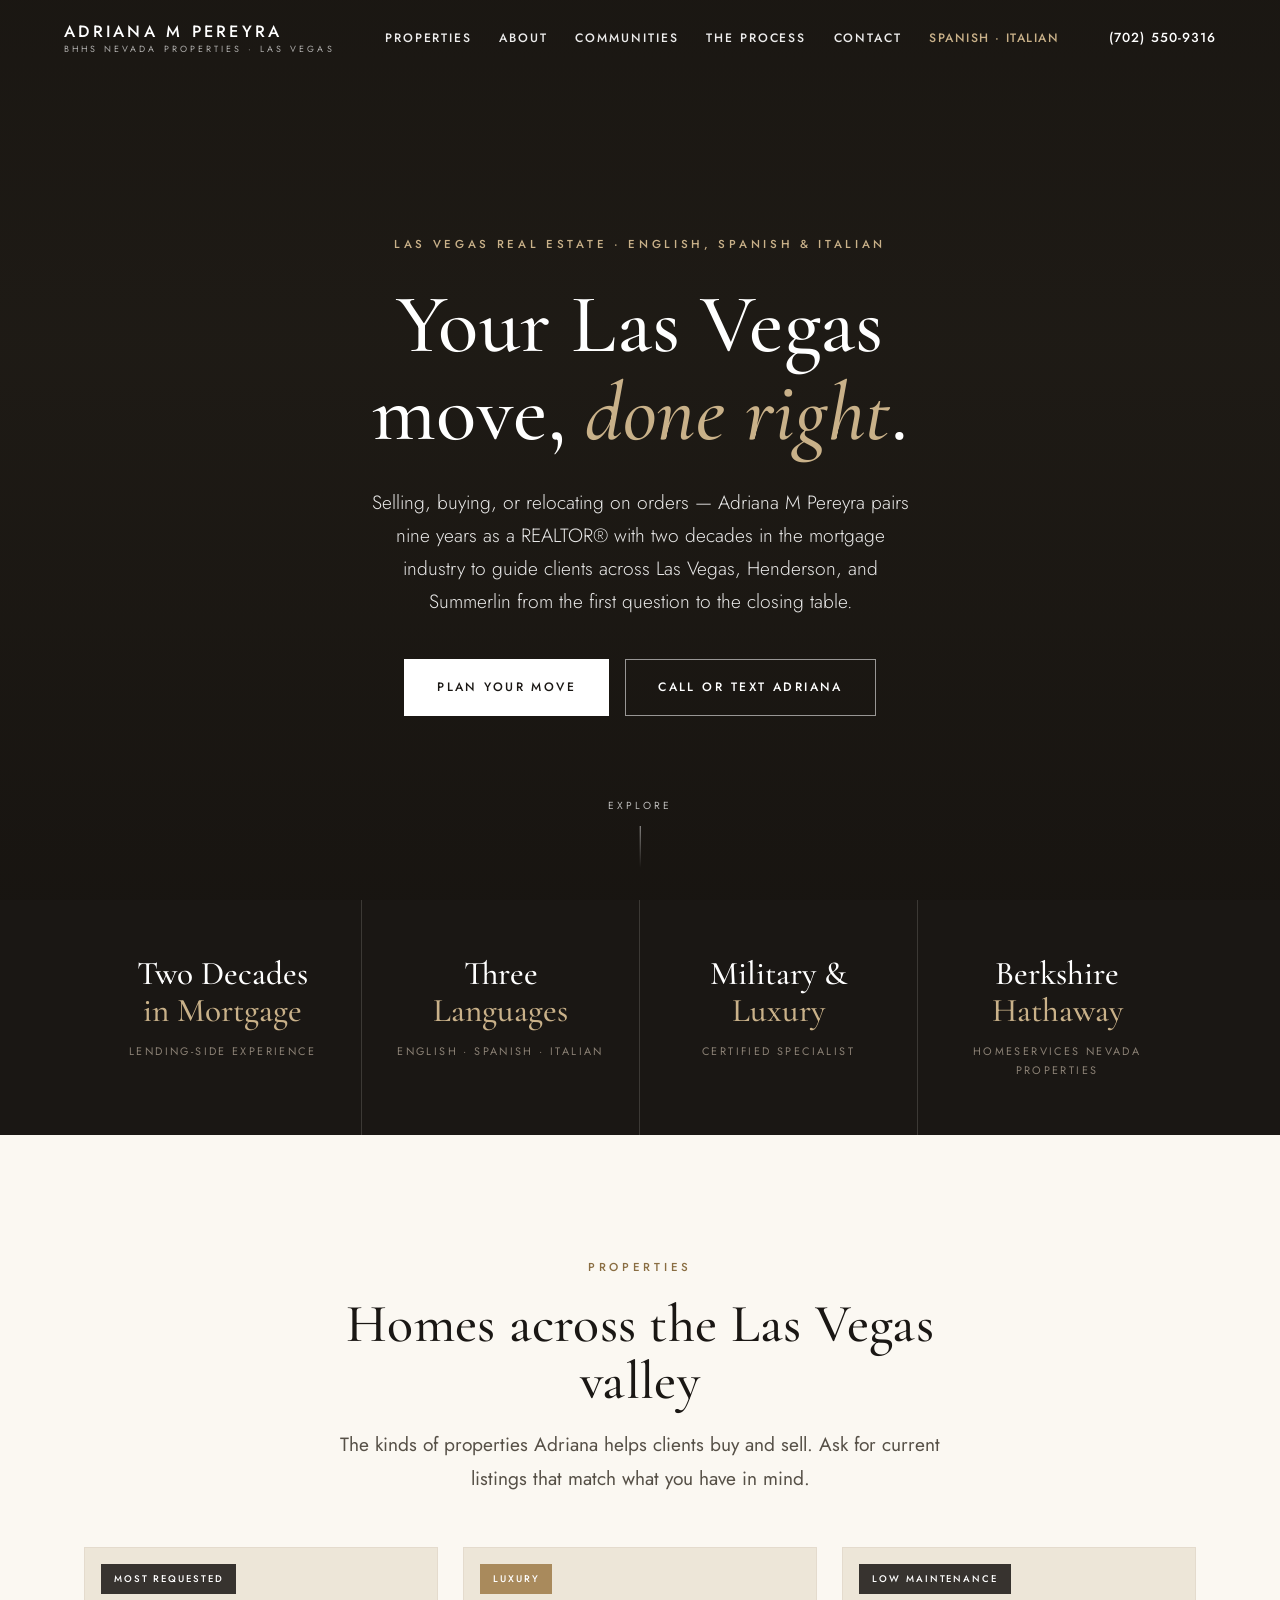
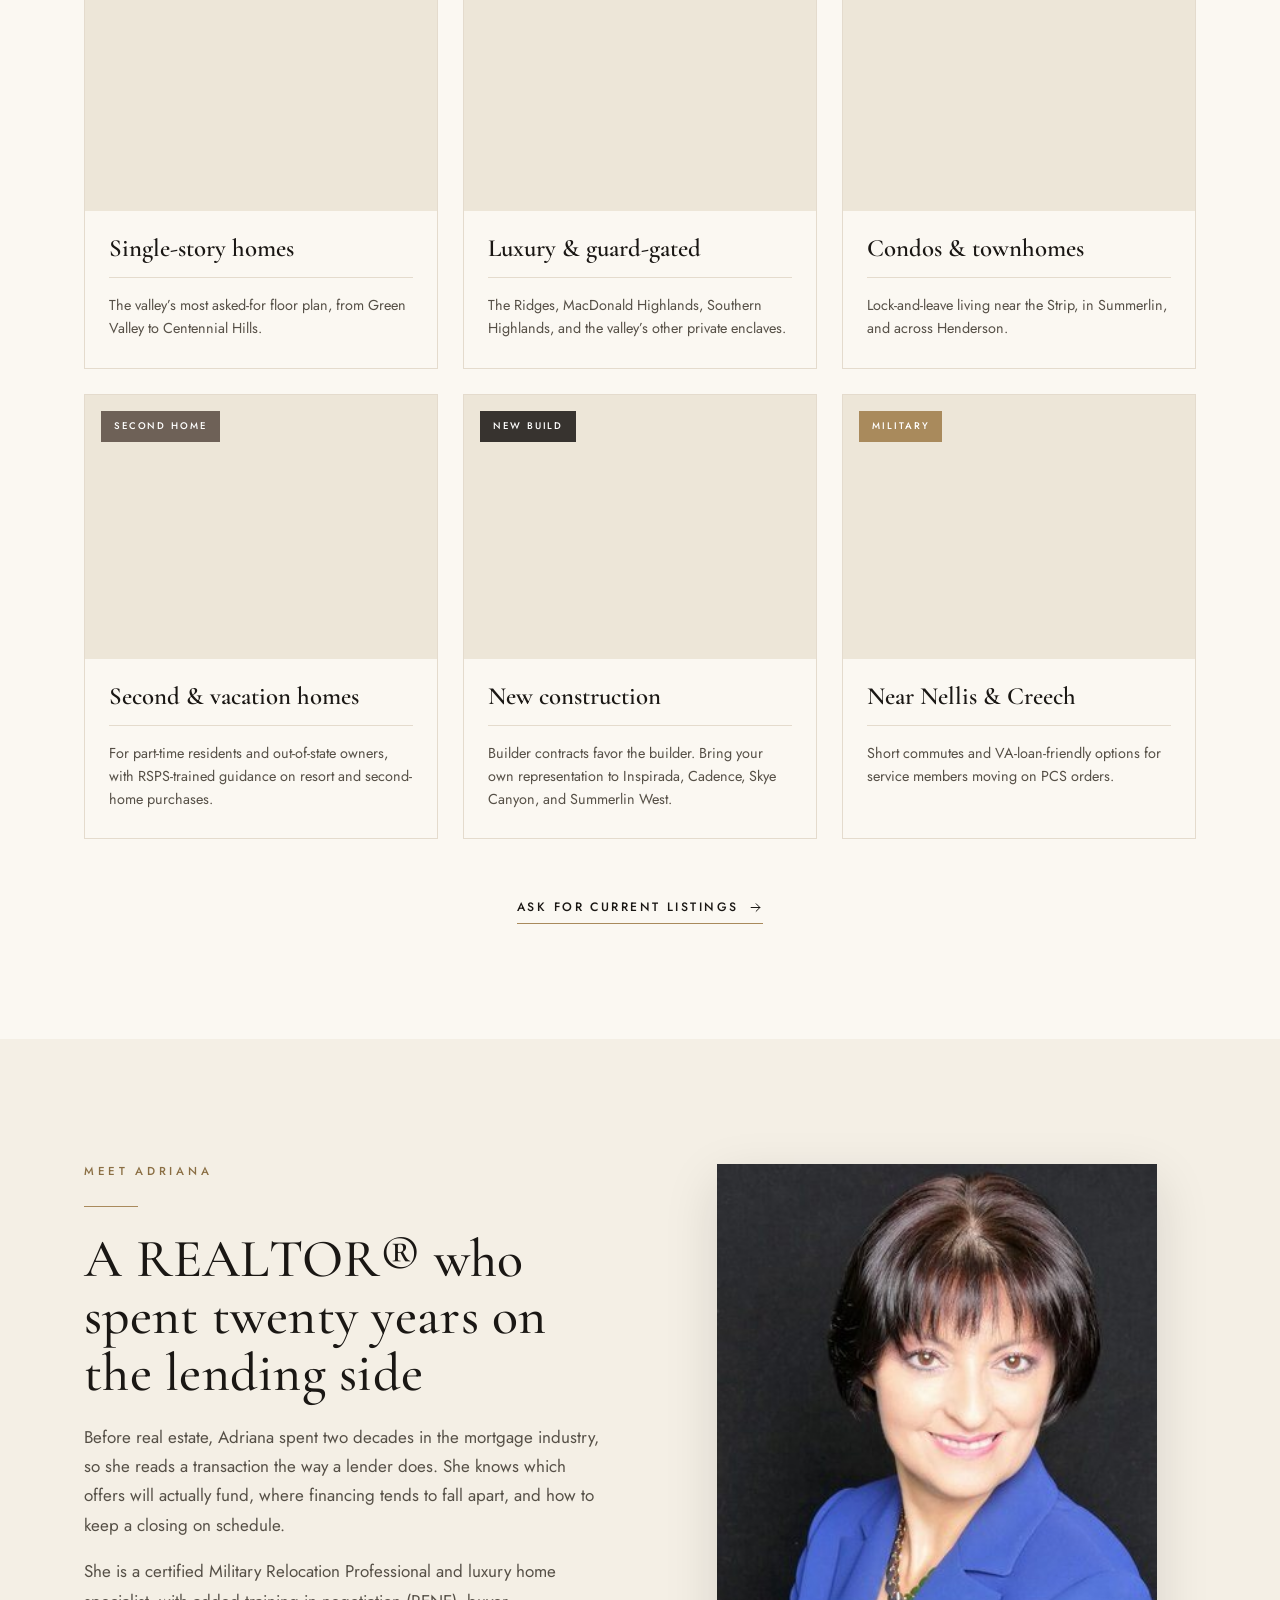
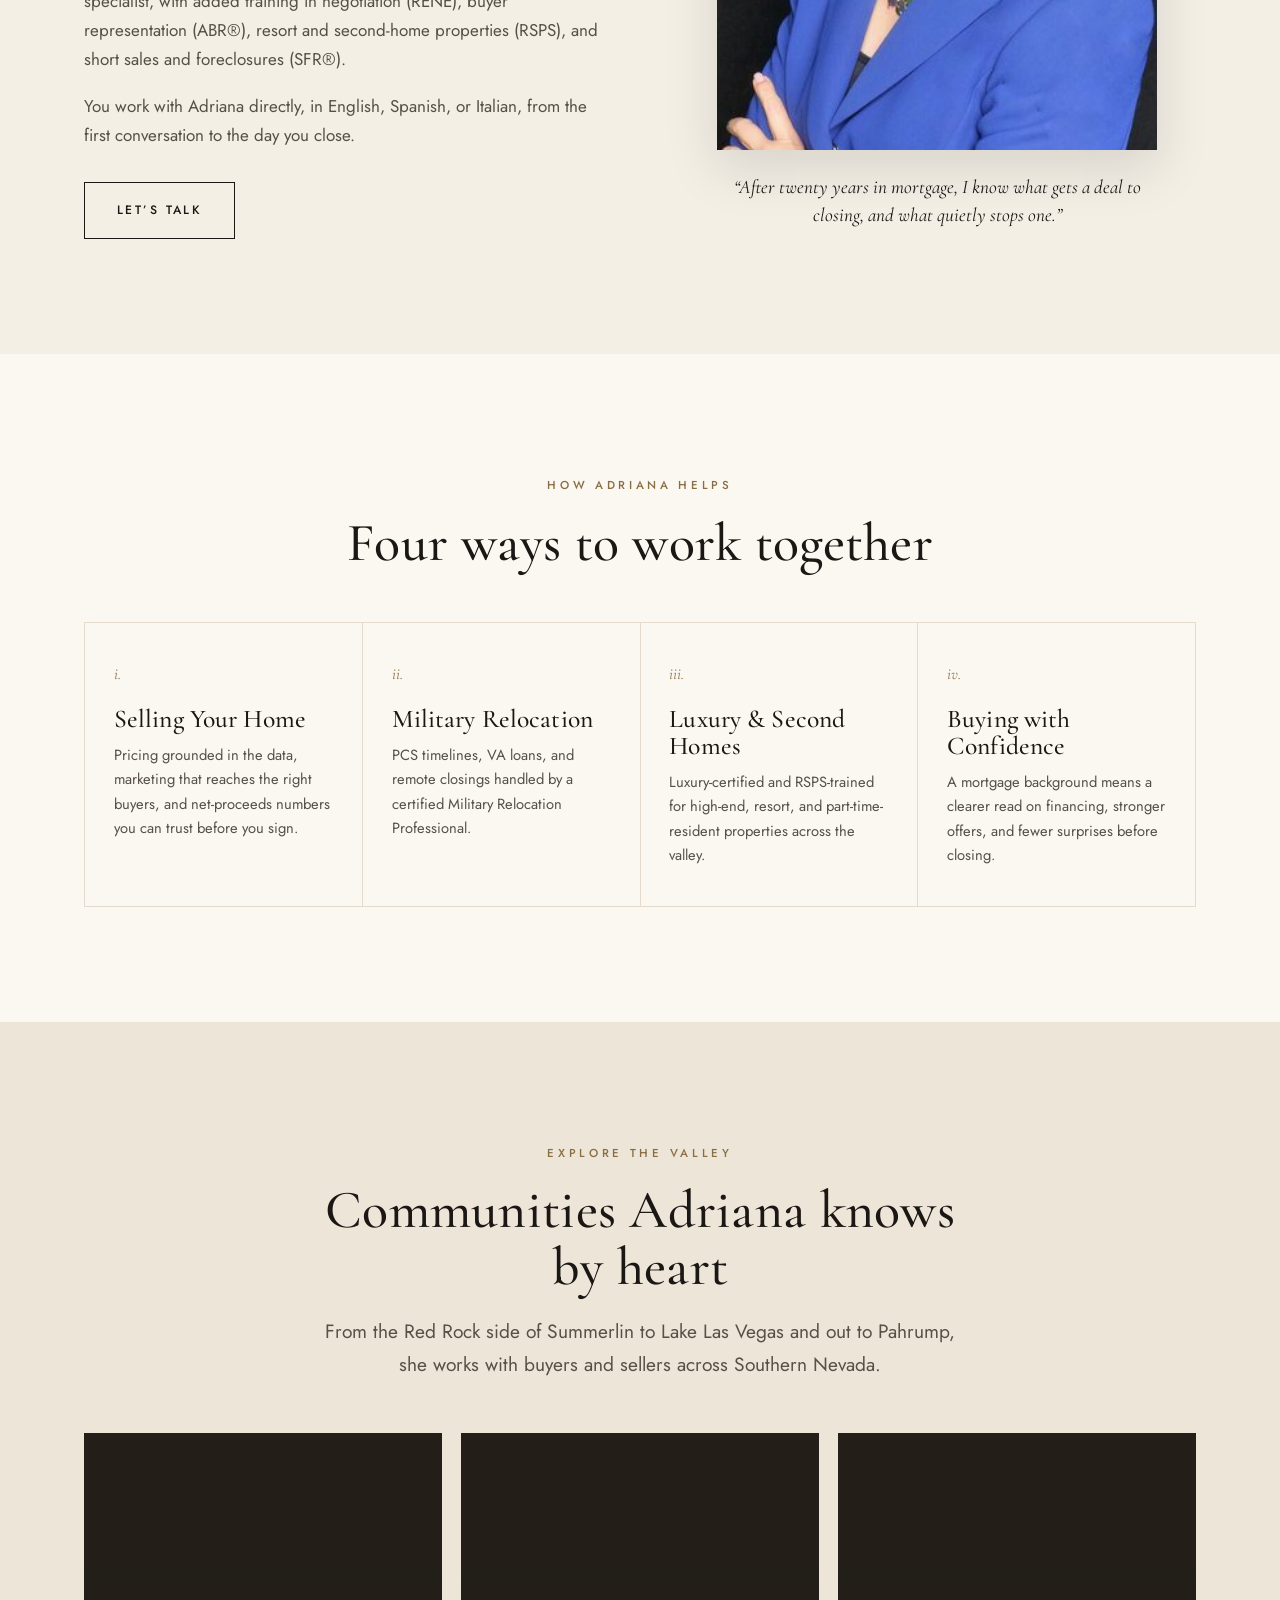
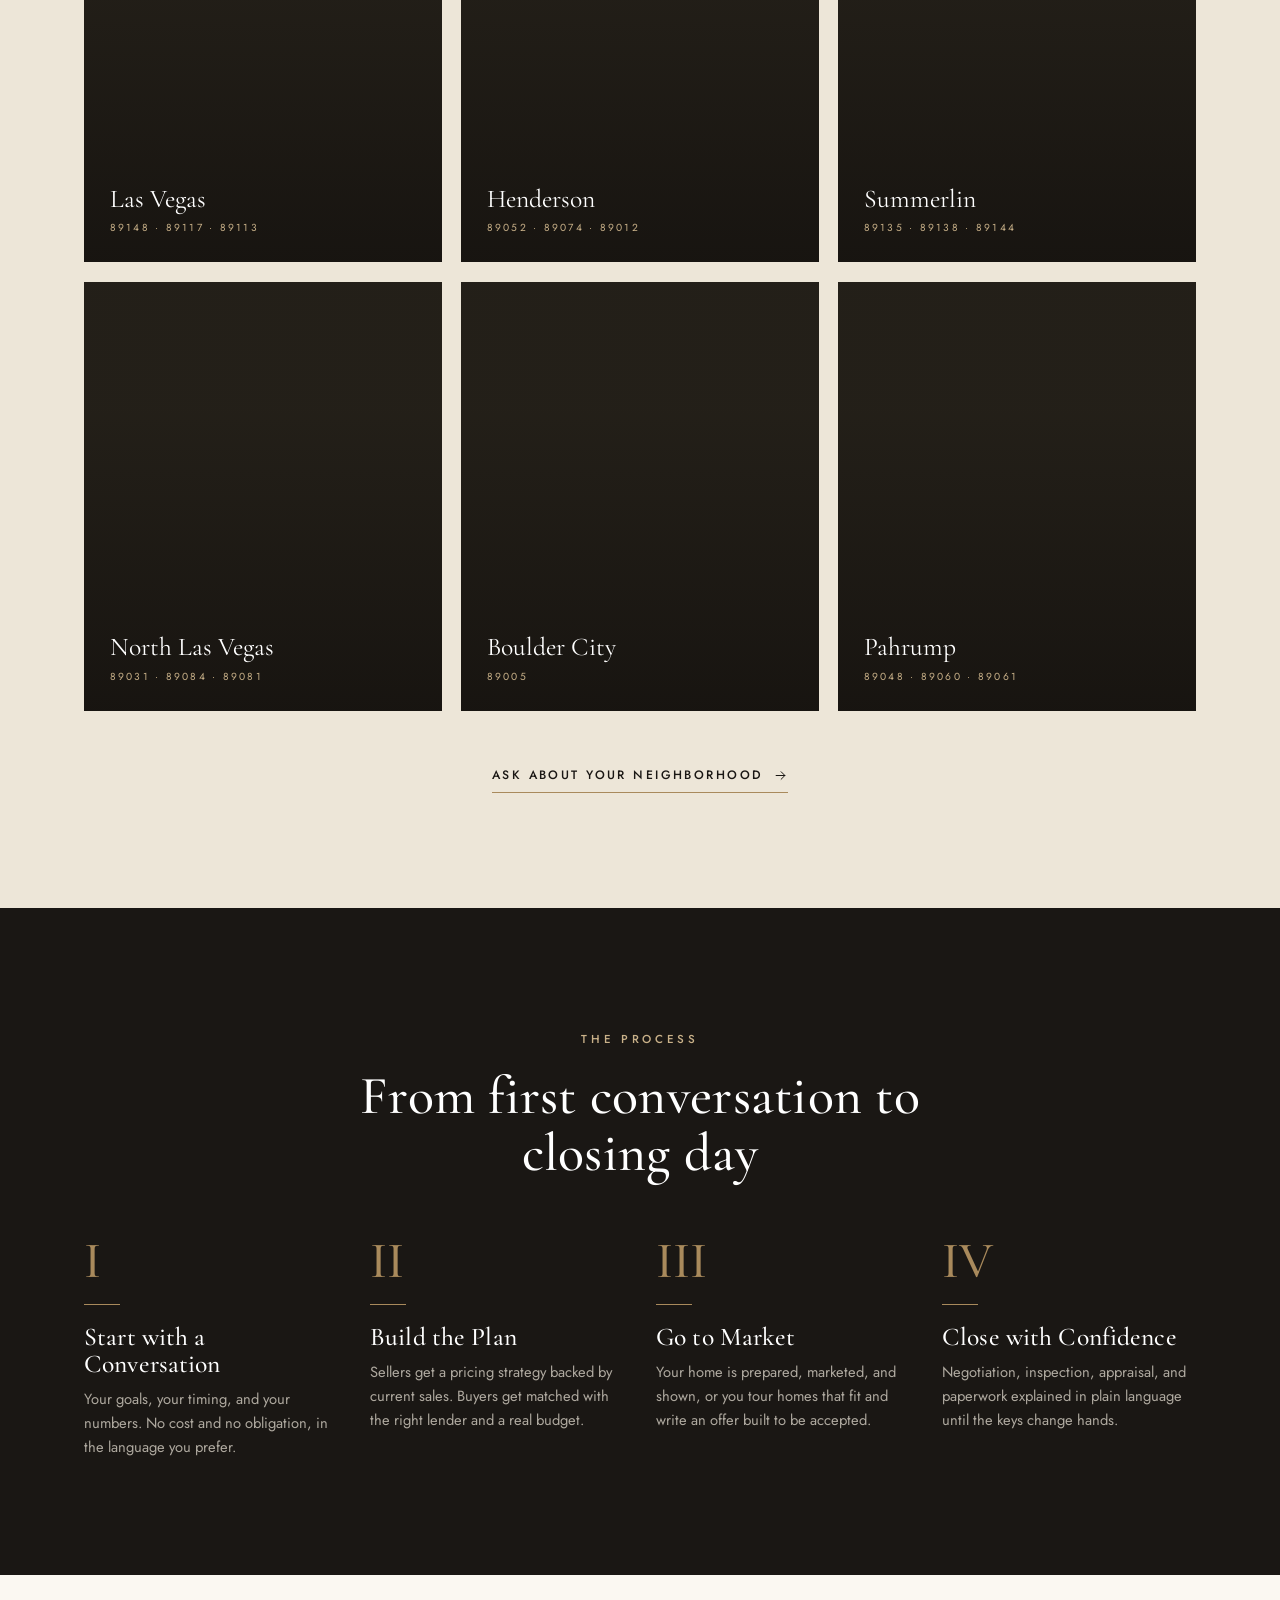
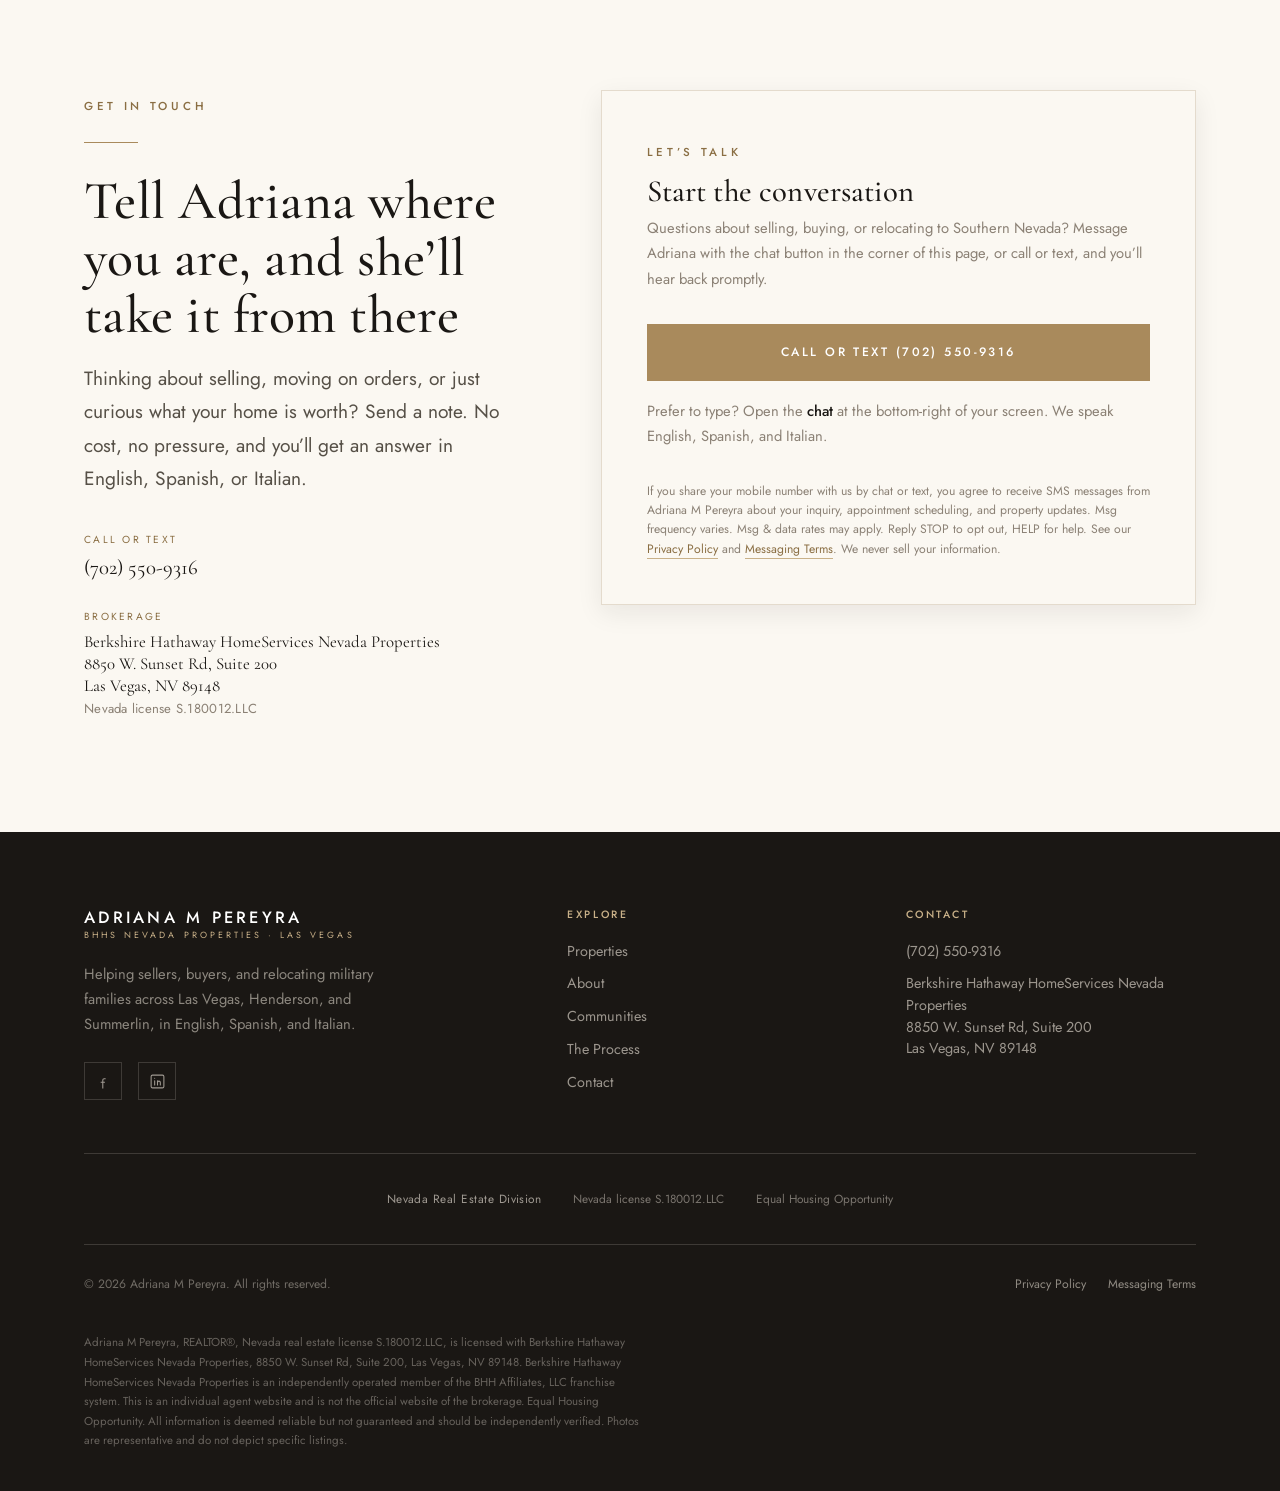
<file: index.html>
<!DOCTYPE html>
<html lang="en">
<head>
<meta charset="UTF-8">
<meta name="viewport" content="width=device-width, initial-scale=1.0">
<title>Adriana M Pereyra | Las Vegas REALTOR&reg; | BHHS Nevada Properties</title>
<meta name="description" content="Adriana M Pereyra helps clients sell, buy, and relocate across Las Vegas, Henderson, and Summerlin. Service in English, Spanish, and Italian. Berkshire Hathaway HomeServices Nevada Properties.">
<meta name="robots" content="index, follow">
<meta name="theme-color" content="#1A1714">
<meta property="og:type" content="website">
<meta property="og:title" content="Adriana M Pereyra | Las Vegas REALTOR&reg; | BHHS Nevada Properties">
<meta property="og:description" content="Adriana M Pereyra helps clients sell, buy, and relocate across Las Vegas, Henderson, and Summerlin. Service in English, Spanish, and Italian. Berkshire Hathaway HomeServices Nevada Properties.">
<link rel="icon" href="data:image/svg+xml,%3Csvg xmlns='http://www.w3.org/2000/svg' viewBox='0 0 32 32'%3E%3Crect width='32' height='32' fill='%231A1714'/%3E%3Ctext x='16' y='22' font-family='Georgia,serif' font-size='16' fill='%23A98A5C' text-anchor='middle'%3EA%3C/text%3E%3C/svg%3E">
<link rel="preconnect" href="https://fonts.googleapis.com"><link rel="preconnect" href="https://fonts.gstatic.com" crossorigin><link href="https://fonts.googleapis.com/css2?family=Cormorant+Garamond:ital,wght@0,400;0,500;0,600;1,400;1,500;1,600&family=Jost:wght@300;400;500;600&display=swap" rel="stylesheet">
<link rel="stylesheet" href="/styles.css">
</head>
<body class="amp">

<header class="nav" id="amp-nav">
  <div class="nav-inner">
    <a class="brand" href="/" aria-label="Adriana M Pereyra home">
      <span class="brand-name">Adriana M Pereyra</span>
      <span class="brand-sub">BHHS Nevada Properties &middot; Las Vegas</span>
    </a>
    <nav class="nav-links" id="amp-navLinks">
      <a href="#listings">Properties</a>
      <a href="#about">About</a>
      <a href="#communities">Communities</a>
      <a href="#path">The Process</a>
      <a href="#contact">Contact</a>
      <a class="tag" href="#contact">Spanish &middot; Italian</a>
    </nav>
    <div class="nav-right">
      <a class="nav-phone" href="tel:+17025509316">(702) 550-9316</a>
      <button class="nav-toggle" id="amp-navToggle" aria-label="Open menu" aria-expanded="false">
        <svg viewBox="0 0 24 24" fill="none" stroke="currentColor" stroke-width="1.5" stroke-linecap="round"><path d="M3 6h18M3 12h18M3 18h18"/></svg>
      </button>
    </div>
  </div>
</header>

<section class="hero">
  <div class="hero-inner">
    <span class="eyebrow">Las Vegas Real Estate &middot; English, Spanish &amp; Italian</span>
    <h1>Your Las Vegas move, <em>done right</em>.</h1>
    <p class="hero-sub">Selling, buying, or relocating on orders &mdash; Adriana M Pereyra pairs nine years as a REALTOR&reg; with two decades in the mortgage industry to guide clients across Las Vegas, Henderson, and Summerlin from the first question to the closing table.</p>
    <div class="hero-actions">
      <a class="btn btn-solid-light" href="#contact">Plan your move</a>
      <a class="btn btn-light" href="tel:+17025509316">Call or text Adriana</a>
    </div>
  </div>
  <div class="hero-scroll" aria-hidden="true"><span>Explore</span><span class="line"></span></div>
</section>

<section class="bg-ink">
  <div class="wrap" style="padding-block:0;">
    <div class="stats">
      <div class="stat"><div class="figure">Two Decades<br><span class="accent">in Mortgage</span></div><div class="label">Lending-Side Experience</div></div>
      <div class="stat"><div class="figure">Three<br><span class="accent">Languages</span></div><div class="label">English &middot; Spanish &middot; Italian</div></div>
      <div class="stat"><div class="figure">Military &amp;<br><span class="accent">Luxury</span></div><div class="label">Certified Specialist</div></div>
      <div class="stat"><div class="figure">Berkshire<br><span class="accent">Hathaway</span></div><div class="label">HomeServices Nevada Properties</div></div>
    </div>
  </div>
</section>

<section class="section" id="listings">
  <div class="wrap">
    <div class="section-head center">
      <span class="eyebrow">Properties</span>
      <h2>Homes across the Las Vegas valley</h2>
      <p class="lede">The kinds of properties Adriana helps clients buy and sell. Ask for current listings that match what you have in mind.</p>
    </div>
    <div class="listings">
      <article class="listing reveal">
        <div class="listing-media" style="background-image:url('https://images.unsplash.com/photo-1568605114967-8130f3a36994?auto=format&fit=crop&w=800&q=80')"><span class="listing-badge">Most Requested</span></div>
        <div class="listing-body">
          <div class="listing-title">Single-story homes</div>
          <div class="listing-desc">The valley&rsquo;s most asked-for floor plan, from Green Valley to Centennial Hills.</div>
        </div>
      </article>
      <article class="listing reveal">
        <div class="listing-media" style="background-image:url('https://images.unsplash.com/photo-1600596542815-ffad4c1539a9?auto=format&fit=crop&w=800&q=80')"><span class="listing-badge coming">Luxury</span></div>
        <div class="listing-body">
          <div class="listing-title">Luxury &amp; guard-gated</div>
          <div class="listing-desc">The Ridges, MacDonald Highlands, Southern Highlands, and the valley&rsquo;s other private enclaves.</div>
        </div>
      </article>
      <article class="listing reveal">
        <div class="listing-media" style="background-image:url('https://images.unsplash.com/photo-1570129477492-45c003edd2be?auto=format&fit=crop&w=800&q=80')"><span class="listing-badge">Low Maintenance</span></div>
        <div class="listing-body">
          <div class="listing-title">Condos &amp; townhomes</div>
          <div class="listing-desc">Lock-and-leave living near the Strip, in Summerlin, and across Henderson.</div>
        </div>
      </article>
      <article class="listing reveal">
        <div class="listing-media" style="background-image:url('https://images.unsplash.com/photo-1600585154340-be6161a56a0c?auto=format&fit=crop&w=800&q=80')"><span class="listing-badge pending">Second Home</span></div>
        <div class="listing-body">
          <div class="listing-title">Second &amp; vacation homes</div>
          <div class="listing-desc">For part-time residents and out-of-state owners, with RSPS-trained guidance on resort and second-home purchases.</div>
        </div>
      </article>
      <article class="listing reveal">
        <div class="listing-media" style="background-image:url('https://images.unsplash.com/photo-1605276374104-dee2a0ed3cd6?auto=format&fit=crop&w=800&q=80')"><span class="listing-badge">New Build</span></div>
        <div class="listing-body">
          <div class="listing-title">New construction</div>
          <div class="listing-desc">Builder contracts favor the builder. Bring your own representation to Inspirada, Cadence, Skye Canyon, and Summerlin West.</div>
        </div>
      </article>
      <article class="listing reveal">
        <div class="listing-media" style="background-image:url('https://images.unsplash.com/photo-1564013799919-ab600027ffc6?auto=format&fit=crop&w=800&q=80')"><span class="listing-badge coming">Military</span></div>
        <div class="listing-body">
          <div class="listing-title">Near Nellis &amp; Creech</div>
          <div class="listing-desc">Short commutes and VA-loan-friendly options for service members moving on PCS orders.</div>
        </div>
      </article>
    </div>
    <div class="listings-cta"><a class="textlink" href="#contact">Ask for current listings <svg viewBox="0 0 24 24" fill="none" stroke="currentColor" stroke-width="1.6" stroke-linecap="round" stroke-linejoin="round"><path d="M5 12h14M13 6l6 6-6 6"/></svg></a></div>
  </div>
</section>

<section class="section bg-ivory" id="about">
  <div class="wrap split reverse">
    <div class="portrait-block reveal">
      <div class="split-media portrait" role="img" aria-label="Portrait of Adriana M Pereyra" style="background-image:url('/img/adriana-pereyra.jpg')"></div>
      <blockquote class="portrait-quote">&ldquo;After twenty years in mortgage, I know what gets a deal to closing, and what quietly stops one.&rdquo;</blockquote>
    </div>
    <div class="split-text reveal">
      <span class="eyebrow">Meet Adriana</span>
      <hr class="rule" />
      <h2 style="margin-bottom:1.4rem;">A REALTOR&reg; who spent twenty years on the lending side</h2>
      <p>Before real estate, Adriana spent two decades in the mortgage industry, so she reads a transaction the way a lender does. She knows which offers will actually fund, where financing tends to fall apart, and how to keep a closing on schedule.</p>
      <p>She is a certified Military Relocation Professional and luxury home specialist, with added training in negotiation (RENE), buyer representation (ABR&reg;), resort and second-home properties (RSPS), and short sales and foreclosures (SFR&reg;).</p>
      <p>You work with Adriana directly, in English, Spanish, or Italian, from the first conversation to the day you close.</p>
      <a class="btn btn-outline" href="#contact">Let&rsquo;s talk</a>
    </div>
  </div>
</section>

<section class="section">
  <div class="wrap">
    <div class="section-head center">
      <span class="eyebrow">How Adriana Helps</span>
      <h2>Four ways to work together</h2>
    </div>
    <div class="services">
      <div class="service reveal"><div class="num">i.</div><h3>Selling Your Home</h3><p>Pricing grounded in the data, marketing that reaches the right buyers, and net-proceeds numbers you can trust before you sign.</p></div>
      <div class="service reveal"><div class="num">ii.</div><h3>Military Relocation</h3><p>PCS timelines, VA loans, and remote closings handled by a certified Military Relocation Professional.</p></div>
      <div class="service reveal"><div class="num">iii.</div><h3>Luxury &amp; Second Homes</h3><p>Luxury-certified and RSPS-trained for high-end, resort, and part-time-resident properties across the valley.</p></div>
      <div class="service reveal"><div class="num">iv.</div><h3>Buying with Confidence</h3><p>A mortgage background means a clearer read on financing, stronger offers, and fewer surprises before closing.</p></div>
    </div>
  </div>
</section>

<section class="section bg-sand" id="communities">
  <div class="wrap">
    <div class="section-head center">
      <span class="eyebrow">Explore the Valley</span>
      <h2>Communities Adriana knows by heart</h2>
      <p class="lede">From the Red Rock side of Summerlin to Lake Las Vegas and out to Pahrump, she works with buyers and sellers across Southern Nevada.</p>
    </div>
    <div class="communities">
      <a class="community reveal" href="#contact" style="background-image:url('https://images.unsplash.com/photo-1449844908441-8829872d2607?auto=format&fit=crop&w=700&q=80')">
        <div class="community-label"><div class="name">Las Vegas</div><div class="meta">89148 &middot; 89117 &middot; 89113</div></div>
      </a>
      <a class="community reveal" href="#contact" style="background-image:url('https://images.unsplash.com/photo-1576941089067-2de3c901e126?auto=format&fit=crop&w=700&q=80')">
        <div class="community-label"><div class="name">Henderson</div><div class="meta">89052 &middot; 89074 &middot; 89012</div></div>
      </a>
      <a class="community reveal" href="#contact" style="background-image:url('https://images.unsplash.com/photo-1580587771525-78b9dba3b914?auto=format&fit=crop&w=700&q=80')">
        <div class="community-label"><div class="name">Summerlin</div><div class="meta">89135 &middot; 89138 &middot; 89144</div></div>
      </a>
      <a class="community reveal" href="#contact" style="background-image:url('https://images.unsplash.com/photo-1518780664697-55e3ad937233?auto=format&fit=crop&w=700&q=80')">
        <div class="community-label"><div class="name">North Las Vegas</div><div class="meta">89031 &middot; 89084 &middot; 89081</div></div>
      </a>
      <a class="community reveal" href="#contact" style="background-image:url('https://images.unsplash.com/photo-1502672260266-1c1ef2d93688?auto=format&fit=crop&w=700&q=80')">
        <div class="community-label"><div class="name">Boulder City</div><div class="meta">89005</div></div>
      </a>
      <a class="community reveal" href="#contact" style="background-image:url('https://images.unsplash.com/photo-1416331108676-a22ccb276e35?auto=format&fit=crop&w=700&q=80')">
        <div class="community-label"><div class="name">Pahrump</div><div class="meta">89048 &middot; 89060 &middot; 89061</div></div>
      </a>
    </div>
    <div class="communities-cta"><a class="textlink" href="#contact">Ask about your neighborhood <svg viewBox="0 0 24 24" fill="none" stroke="currentColor" stroke-width="1.6" stroke-linecap="round" stroke-linejoin="round"><path d="M5 12h14M13 6l6 6-6 6"/></svg></a></div>
  </div>
</section>

<section class="section bg-ink" id="path">
  <div class="wrap">
    <div class="section-head center">
      <span class="eyebrow on-dark">The Process</span>
      <h2 style="color:#fff;">From first conversation to closing day</h2>
    </div>
    <div class="path">
      <div class="step reveal"><div class="pnum">I</div><div class="pdiv"></div><h3>Start with a Conversation</h3><p>Your goals, your timing, and your numbers. No cost and no obligation, in the language you prefer.</p></div>
      <div class="step reveal"><div class="pnum">II</div><div class="pdiv"></div><h3>Build the Plan</h3><p>Sellers get a pricing strategy backed by current sales. Buyers get matched with the right lender and a real budget.</p></div>
      <div class="step reveal"><div class="pnum">III</div><div class="pdiv"></div><h3>Go to Market</h3><p>Your home is prepared, marketed, and shown, or you tour homes that fit and write an offer built to be accepted.</p></div>
      <div class="step reveal"><div class="pnum">IV</div><div class="pdiv"></div><h3>Close with Confidence</h3><p>Negotiation, inspection, appraisal, and paperwork explained in plain language until the keys change hands.</p></div>
    </div>
  </div>
</section>

<!-- CONTACT — the chat widget is the single contact-collection point; the SMS disclosure below stays always visible -->
<section class="section" id="contact">
  <div class="wrap contact-grid">
    <div class="contact-info">
      <span class="eyebrow">Get in Touch</span>
      <hr class="rule" />
      <h2>Tell Adriana where you are, and she&rsquo;ll take it from there</h2>
      <p class="lede" style="margin-top:1.2rem;">Thinking about selling, moving on orders, or just curious what your home is worth? Send a note. No cost, no pressure, and you&rsquo;ll get an answer in English, Spanish, or Italian.</p>
      <div class="contact-list">
        <div class="ci"><div>
          <div class="lbl">Call or Text</div>
          <a href="tel:+17025509316">(702) 550-9316</a>
        </div></div>

        <div class="ci"><div>
          <div class="lbl">Brokerage</div>
          <div class="val sm">Berkshire Hathaway HomeServices Nevada Properties<br>8850 W. Sunset Rd, Suite 200<br>Las Vegas, NV 89148</div>
          <div class="val xs">Nevada license S.180012.LLC</div>
        </div></div>
      </div>
    </div>

    <div class="form-card">
      <span class="eyebrow form-eyebrow">Let&rsquo;s Talk</span>
      <h3>Start the conversation</h3>
      <p class="form-note">Questions about selling, buying, or relocating to Southern Nevada? Message Adriana with the chat button in the corner of this page, or call or text, and you&rsquo;ll hear back promptly.</p>
      <a href="tel:+17025509316" class="btn btn-gold" style="display:flex;width:100%;box-sizing:border-box;justify-content:center;">Call or Text (702) 550-9316</a>
      <p class="form-note" style="margin-top:1.15rem;">Prefer to type? Open the <strong>chat</strong> at the bottom-right of your screen. We speak English, Spanish, and Italian.</p>
      <p class="form-fine">If you share your mobile number with us by chat or text, you agree to receive SMS messages from Adriana M Pereyra about your inquiry, appointment scheduling, and property updates. Msg frequency varies. Msg &amp; data rates may apply. Reply STOP to opt out, HELP for help. See our <a href="/privacy">Privacy Policy</a> and <a href="/terms">Messaging Terms</a>. We never sell your information.</p>
    </div>
  </div>
</section>

<footer class="footer">
  <div class="wrap">
    <div class="footer-top">
      <div>
        <a class="brand" href="/">
          <span class="brand-name">Adriana M Pereyra</span>
          <span class="brand-sub">BHHS Nevada Properties &middot; Las Vegas</span>
        </a>
        <p class="footer-blurb">Helping sellers, buyers, and relocating military families across Las Vegas, Henderson, and Summerlin, in English, Spanish, and Italian.</p>
        <div class="footer-social">
          <a href="https://www.facebook.com/realestate.homenow" target="_blank" rel="noopener" aria-label="Facebook"><svg viewBox="0 0 24 24" fill="none" stroke="currentColor" stroke-width="1.5"><path d="M15 8h-2a2 2 0 0 0-2 2v12M8 13h6"/></svg></a>
          <a href="https://www.linkedin.com/in/adrianapereyravegasrealtor" target="_blank" rel="noopener" aria-label="LinkedIn"><svg viewBox="0 0 24 24" fill="none" stroke="currentColor" stroke-width="1.5" stroke-linecap="round"><rect x="3" y="3" width="18" height="18" rx="2"/><path d="M8 11v6M8 7.5v.01M12 17v-3.5a2 2 0 0 1 4 0V17M12 11v6"/></svg></a>
        </div>
      </div>
      <div class="footer-col">
        <h4>Explore</h4>
        <a href="#listings">Properties</a>
        <a href="#about">About</a>
        <a href="#communities">Communities</a>
        <a href="#path">The Process</a>
        <a href="#contact">Contact</a>
      </div>
      <div class="footer-col">
        <h4>Contact</h4>
        <a href="tel:+17025509316">(702) 550-9316</a>
        
        <p>Berkshire Hathaway HomeServices Nevada Properties<br>8850 W. Sunset Rd, Suite 200<br>Las Vegas, NV 89148</p>
      </div>
    </div>
    <div class="footer-legal">
      <a href="https://red.nv.gov/" target="_blank" rel="noopener">Nevada Real Estate Division</a>
      <span>Nevada license S.180012.LLC</span>
      <span>Equal Housing Opportunity</span>
    </div>
    <div class="footer-bottom">
      <span>&copy; <span class="amp-year">2026</span> Adriana M Pereyra. All rights reserved.</span>
      <span class="legal-links">
        <a href="/privacy">Privacy Policy</a>
        <a href="/terms">Messaging Terms</a>
      </span>
    </div>
    <p class="disclosure">Adriana M Pereyra, REALTOR&reg;, Nevada real estate license S.180012.LLC, is licensed with Berkshire Hathaway HomeServices Nevada Properties, 8850 W. Sunset Rd, Suite 200, Las Vegas, NV 89148. Berkshire Hathaway HomeServices Nevada Properties is an independently operated member of the BHH Affiliates, LLC franchise system. This is an individual agent website and is not the official website of the brokerage. Equal Housing Opportunity. All information is deemed reliable but not guaranteed and should be independently verified. Photos are representative and do not depict specific listings.</p>
  </div>
</footer>

<script>
(function(){
  var root = document.querySelector('.amp'); if(!root) return;
  var nav = root.querySelector('#amp-nav');
  if (nav){
    var onScroll = function(){ nav.classList.toggle('scrolled', window.scrollY > 40); };
    onScroll(); window.addEventListener('scroll', onScroll, {passive:true});
  }
  var toggle = root.querySelector('#amp-navToggle'), links = root.querySelector('#amp-navLinks');
  if (toggle && links){
    toggle.addEventListener('click', function(){
      var open = links.classList.toggle('open');
      toggle.setAttribute('aria-expanded', open ? 'true' : 'false');
    });
    links.querySelectorAll('a').forEach(function(a){ a.addEventListener('click', function(){
      links.classList.remove('open'); toggle.setAttribute('aria-expanded','false');
    });});
  }
  root.querySelectorAll('.amp-year').forEach(function(el){ el.textContent = new Date().getFullYear(); });
  var items = root.querySelectorAll('.reveal');
  var showAll = function(){ items.forEach(function(el){ el.classList.add('in'); }); };
  if ('IntersectionObserver' in window){
    var io = new IntersectionObserver(function(entries){
      entries.forEach(function(en){ if(en.isIntersecting){ en.target.classList.add('in'); io.unobserve(en.target); } });
    }, {threshold:.12, rootMargin:'0px 0px -50px 0px'});
    items.forEach(function(el){ io.observe(el); });
    setTimeout(showAll, 4000);   /* failsafe: nothing stays hidden for screenshot bots */
  } else { showAll(); }
})();
</script>
<!-- GoHighLevel / LeadConnector chat widget: the single contact-collection point for this site -->
<script src="https://widgets.leadconnectorhq.com/loader.js" data-resources-url="https://widgets.leadconnectorhq.com/chat-widget/loader.js" data-widget-id="6aa83cbd92551cf580aa1e9b"></script>
</body>
</html>
</file>
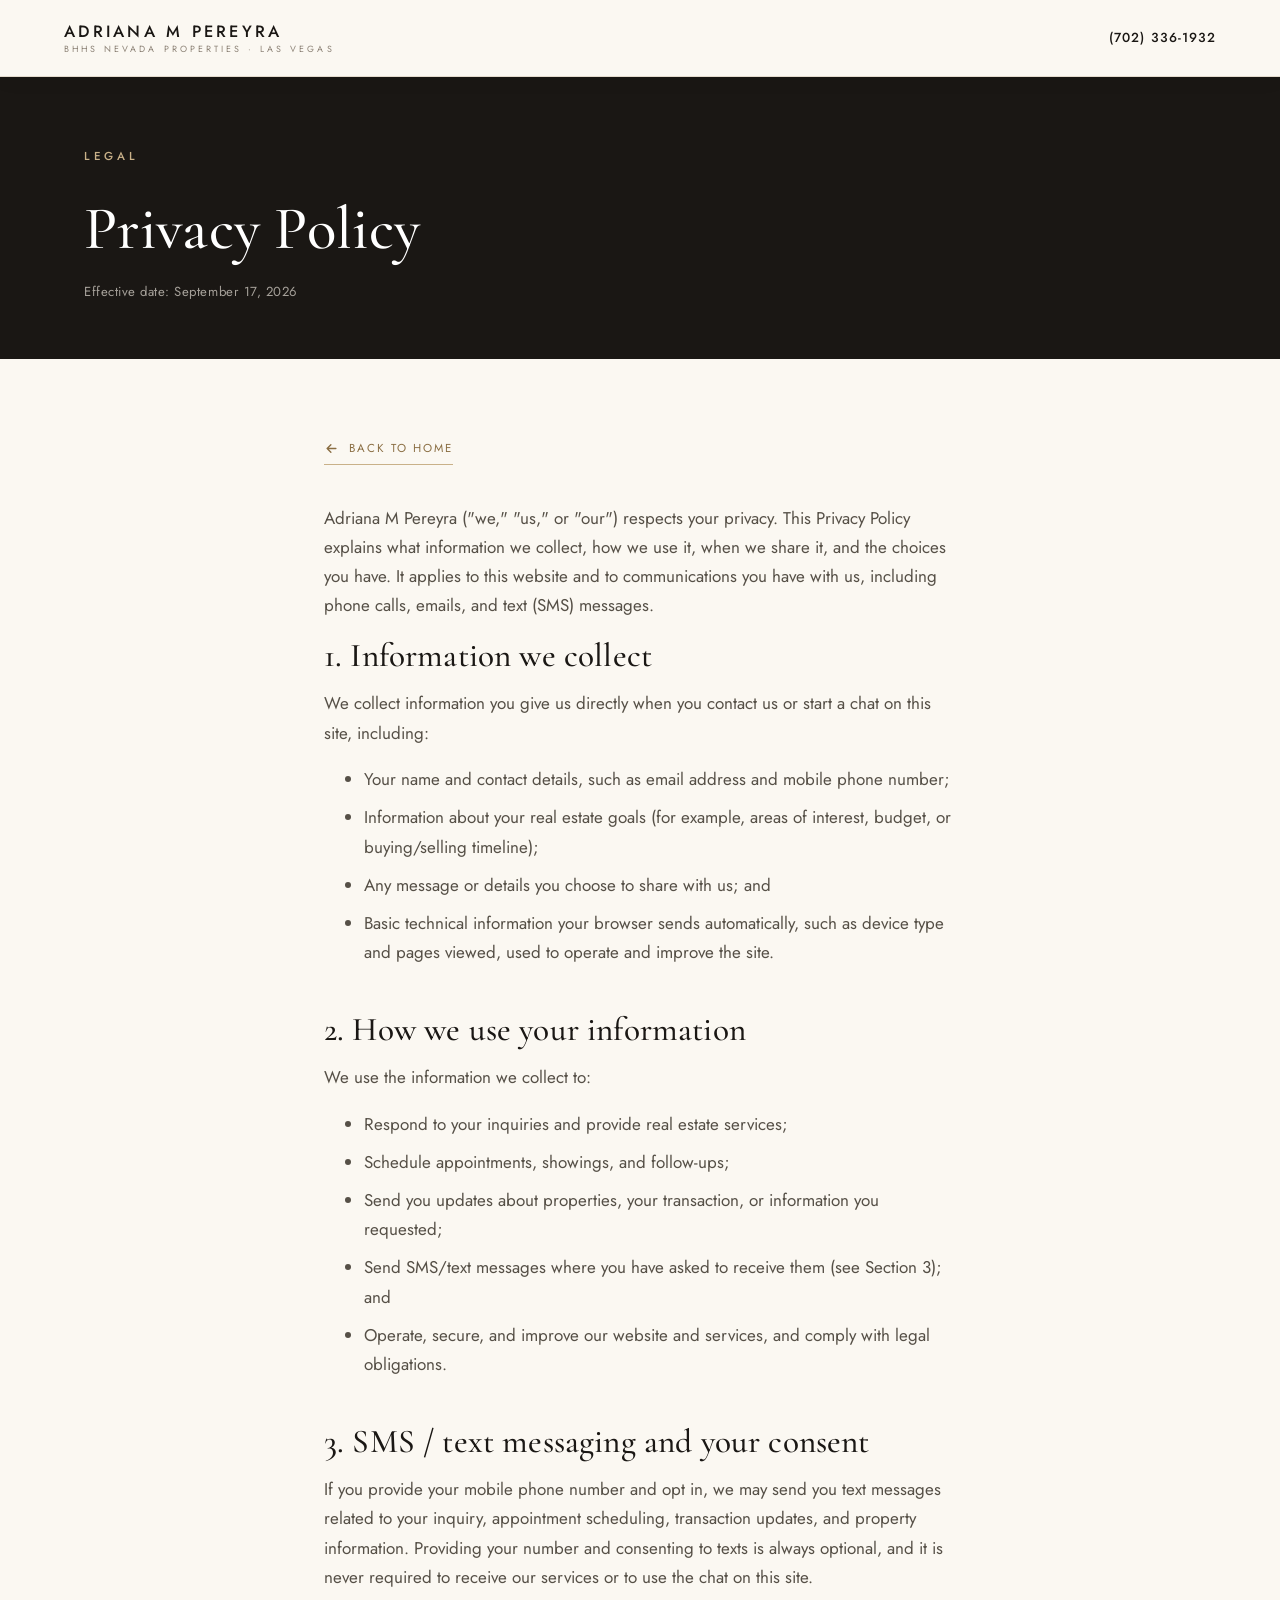
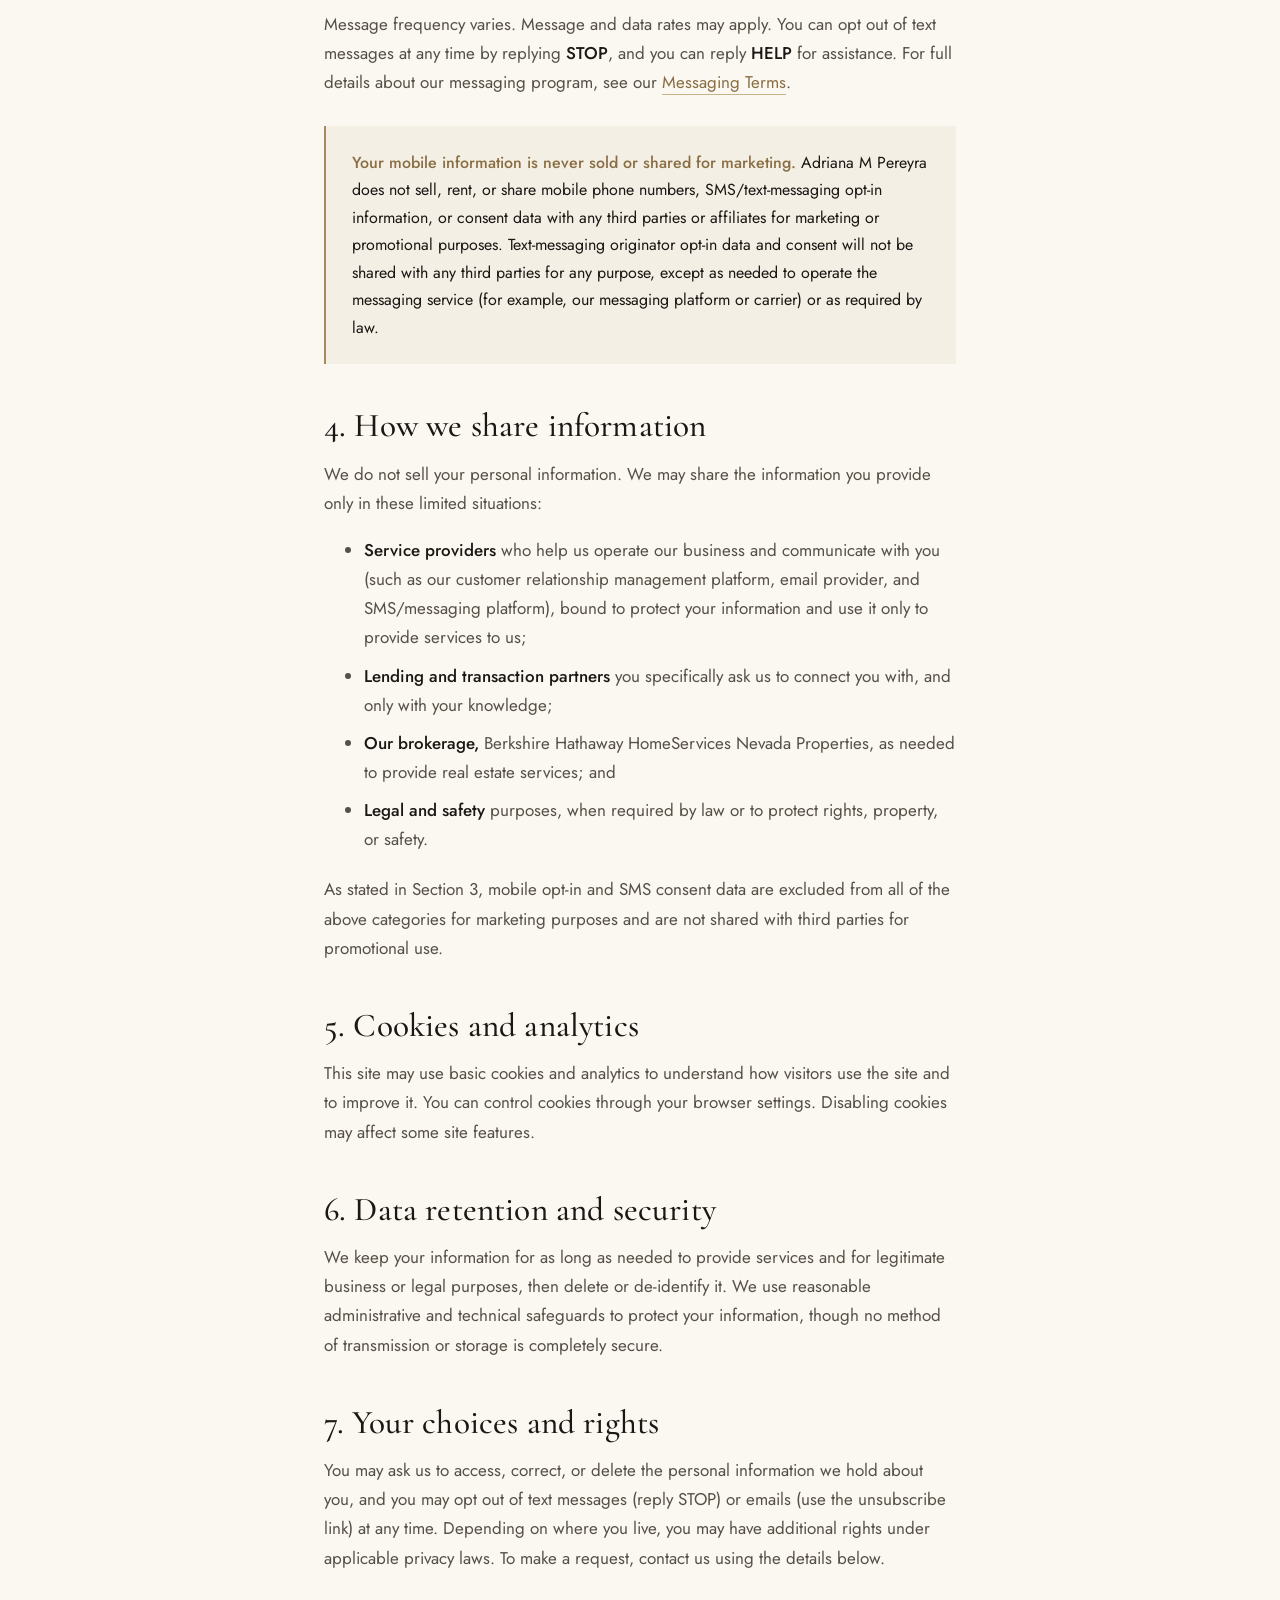
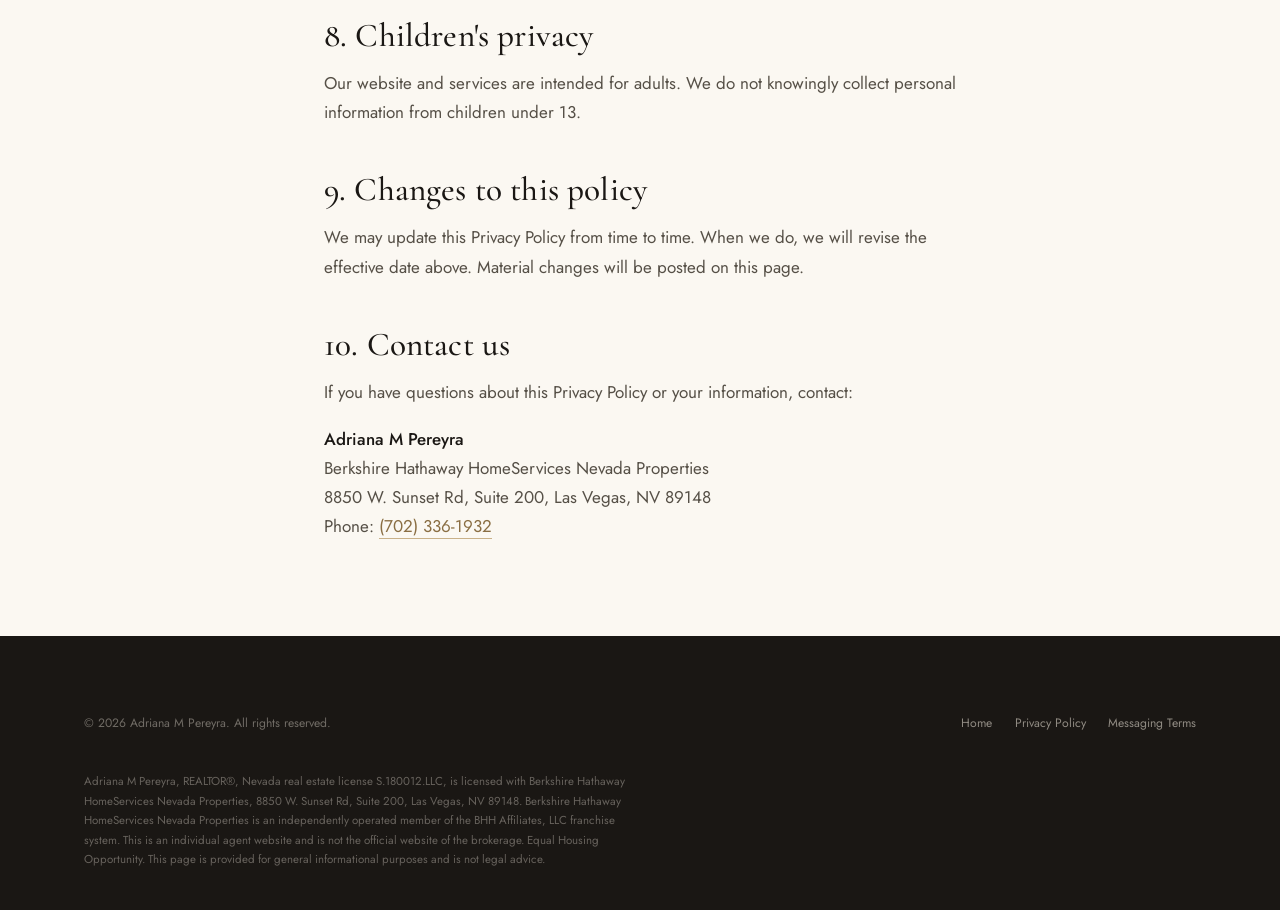
<file: privacy.html>
<!DOCTYPE html>
<html lang="en">
<head>
<meta charset="UTF-8">
<meta name="viewport" content="width=device-width, initial-scale=1.0">
<title>Privacy Policy | Adriana M Pereyra</title>
<meta name="description" content="Privacy Policy for Adriana M Pereyra, including how SMS consent and mobile information are handled.">
<meta name="robots" content="index, follow">
<meta name="theme-color" content="#1A1714">
<meta property="og:type" content="website">
<meta property="og:title" content="Privacy Policy | Adriana M Pereyra">
<meta property="og:description" content="Privacy Policy for Adriana M Pereyra, including how SMS consent and mobile information are handled.">
<link rel="icon" href="data:image/svg+xml,%3Csvg xmlns='http://www.w3.org/2000/svg' viewBox='0 0 32 32'%3E%3Crect width='32' height='32' fill='%231A1714'/%3E%3Ctext x='16' y='22' font-family='Georgia,serif' font-size='16' fill='%23A98A5C' text-anchor='middle'%3EA%3C/text%3E%3C/svg%3E">
<link rel="preconnect" href="https://fonts.googleapis.com"><link rel="preconnect" href="https://fonts.gstatic.com" crossorigin><link href="https://fonts.googleapis.com/css2?family=Cormorant+Garamond:ital,wght@0,400;0,500;0,600;1,400;1,500;1,600&family=Jost:wght@300;400;500;600&display=swap" rel="stylesheet">
<link rel="stylesheet" href="/styles.css">
</head>
<body class="amp">

<header class="nav scrolled">
  <div class="nav-inner">
    <a class="brand" href="/" aria-label="Adriana M Pereyra home">
      <span class="brand-name">Adriana M Pereyra</span>
      <span class="brand-sub">BHHS Nevada Properties &middot; Las Vegas</span>
    </a>
    <div class="nav-right"><a class="nav-phone" href="tel:+17023361932" style="display:inline">(702) 336-1932</a></div>
  </div>
</header>
<section class="legal-hero">
  <div class="wrap">
    <span class="eyebrow on-dark">Legal</span>
    <h1 style="margin-top:.7rem;">Privacy Policy</h1>
    <p class="eff">Effective date: September 17, 2026</p>
  </div>
</section>

<main class="legal-body wrap">
  <a class="back-link" href="/"><svg viewBox="0 0 24 24" fill="none" stroke="currentColor" stroke-width="2.2" stroke-linecap="round" stroke-linejoin="round"><path d="M19 12H5M11 6l-6 6 6 6"/></svg> Back to home</a>

  <p>Adriana M Pereyra ("we," "us," or "our") respects your privacy. This Privacy Policy explains what information we collect, how we use it, when we share it, and the choices you have. It applies to this website and to communications you have with us, including phone calls, emails, and text (SMS) messages.</p>

  <h2>1. Information we collect</h2>
  <p>We collect information you give us directly when you contact us or start a chat on this site, including:</p>
  <ul>
    <li>Your name and contact details, such as email address and mobile phone number;</li>
    <li>Information about your real estate goals (for example, areas of interest, budget, or buying/selling timeline);</li>
    <li>Any message or details you choose to share with us; and</li>
    <li>Basic technical information your browser sends automatically, such as device type and pages viewed, used to operate and improve the site.</li>
  </ul>

  <h2>2. How we use your information</h2>
  <p>We use the information we collect to:</p>
  <ul>
    <li>Respond to your inquiries and provide real estate services;</li>
    <li>Schedule appointments, showings, and follow-ups;</li>
    <li>Send you updates about properties, your transaction, or information you requested;</li>
    <li>Send SMS/text messages where you have asked to receive them (see Section 3); and</li>
    <li>Operate, secure, and improve our website and services, and comply with legal obligations.</li>
  </ul>

  <h2>3. SMS / text messaging and your consent</h2>
  <p>If you provide your mobile phone number and opt in, we may send you text messages related to your inquiry, appointment scheduling, transaction updates, and property information. Providing your number and consenting to texts is always optional, and it is never required to receive our services or to use the chat on this site.</p>
  <p>Message frequency varies. Message and data rates may apply. You can opt out of text messages at any time by replying <strong>STOP</strong>, and you can reply <strong>HELP</strong> for assistance. For full details about our messaging program, see our <a href="/terms">Messaging Terms</a>.</p>

  <div class="callout">
    <p><strong>Your mobile information is never sold or shared for marketing.</strong> Adriana M Pereyra does not sell, rent, or share mobile phone numbers, SMS/text-messaging opt-in information, or consent data with any third parties or affiliates for marketing or promotional purposes. Text-messaging originator opt-in data and consent will not be shared with any third parties for any purpose, except as needed to operate the messaging service (for example, our messaging platform or carrier) or as required by law.</p>
  </div>

  <h2>4. How we share information</h2>
  <p>We do not sell your personal information. We may share the information you provide only in these limited situations:</p>
  <ul>
    <li><strong>Service providers</strong> who help us operate our business and communicate with you (such as our customer relationship management platform, email provider, and SMS/messaging platform), bound to protect your information and use it only to provide services to us;</li>
    <li><strong>Lending and transaction partners</strong> you specifically ask us to connect you with, and only with your knowledge;</li>
    <li><strong>Our brokerage,</strong> Berkshire Hathaway HomeServices Nevada Properties, as needed to provide real estate services; and</li>
    <li><strong>Legal and safety</strong> purposes, when required by law or to protect rights, property, or safety.</li>
  </ul>
  <p>As stated in Section 3, mobile opt-in and SMS consent data are excluded from all of the above categories for marketing purposes and are not shared with third parties for promotional use.</p>

  <h2>5. Cookies and analytics</h2>
  <p>This site may use basic cookies and analytics to understand how visitors use the site and to improve it. You can control cookies through your browser settings. Disabling cookies may affect some site features.</p>

  <h2>6. Data retention and security</h2>
  <p>We keep your information for as long as needed to provide services and for legitimate business or legal purposes, then delete or de-identify it. We use reasonable administrative and technical safeguards to protect your information, though no method of transmission or storage is completely secure.</p>

  <h2>7. Your choices and rights</h2>
  <p>You may ask us to access, correct, or delete the personal information we hold about you, and you may opt out of text messages (reply STOP) or emails (use the unsubscribe link) at any time. Depending on where you live, you may have additional rights under applicable privacy laws. To make a request, contact us using the details below.</p>

  <h2>8. Children's privacy</h2>
  <p>Our website and services are intended for adults. We do not knowingly collect personal information from children under 13.</p>

  <h2>9. Changes to this policy</h2>
  <p>We may update this Privacy Policy from time to time. When we do, we will revise the effective date above. Material changes will be posted on this page.</p>

  <h2>10. Contact us</h2>
  <p>If you have questions about this Privacy Policy or your information, contact:</p>
  <p>
    <strong>Adriana M Pereyra</strong><br>
    Berkshire Hathaway HomeServices Nevada Properties<br>
    8850 W. Sunset Rd, Suite 200, Las Vegas, NV 89148<br>
    Phone: <a href="tel:+17023361932">(702) 336-1932</a>
  </p>
</main>

<footer class="footer">
  <div class="wrap">
    <div class="footer-bottom" style="border-top:none;padding-top:0;">
      <span>&copy; <span class="amp-year">2026</span> Adriana M Pereyra. All rights reserved.</span>
      <span class="legal-links">
        <a href="/">Home</a>
        <a href="/privacy">Privacy Policy</a>
        <a href="/terms">Messaging Terms</a>
      </span>
    </div>
    <p class="disclosure">Adriana M Pereyra, REALTOR&reg;, Nevada real estate license S.180012.LLC, is licensed with Berkshire Hathaway HomeServices Nevada Properties, 8850 W. Sunset Rd, Suite 200, Las Vegas, NV 89148. Berkshire Hathaway HomeServices Nevada Properties is an independently operated member of the BHH Affiliates, LLC franchise system. This is an individual agent website and is not the official website of the brokerage. Equal Housing Opportunity. This page is provided for general informational purposes and is not legal advice.</p>
  </div>
</footer>

<script>
(function(){
  var root = document.querySelector('.amp'); if(!root) return;
  var nav = root.querySelector('#amp-nav');
  if (nav){
    var onScroll = function(){ nav.classList.toggle('scrolled', window.scrollY > 40); };
    onScroll(); window.addEventListener('scroll', onScroll, {passive:true});
  }
  var toggle = root.querySelector('#amp-navToggle'), links = root.querySelector('#amp-navLinks');
  if (toggle && links){
    toggle.addEventListener('click', function(){
      var open = links.classList.toggle('open');
      toggle.setAttribute('aria-expanded', open ? 'true' : 'false');
    });
    links.querySelectorAll('a').forEach(function(a){ a.addEventListener('click', function(){
      links.classList.remove('open'); toggle.setAttribute('aria-expanded','false');
    });});
  }
  root.querySelectorAll('.amp-year').forEach(function(el){ el.textContent = new Date().getFullYear(); });
  var items = root.querySelectorAll('.reveal');
  var showAll = function(){ items.forEach(function(el){ el.classList.add('in'); }); };
  if ('IntersectionObserver' in window){
    var io = new IntersectionObserver(function(entries){
      entries.forEach(function(en){ if(en.isIntersecting){ en.target.classList.add('in'); io.unobserve(en.target); } });
    }, {threshold:.12, rootMargin:'0px 0px -50px 0px'});
    items.forEach(function(el){ io.observe(el); });
    setTimeout(showAll, 4000);   /* failsafe: nothing stays hidden for screenshot bots */
  } else { showAll(); }
})();
</script>
<!-- GoHighLevel / LeadConnector chat widget: the single contact-collection point for this site -->
<script src="https://widgets.leadconnectorhq.com/loader.js" data-resources-url="https://widgets.leadconnectorhq.com/chat-widget/loader.js" data-widget-id="6aa83cbd92551cf580aa1e9b"></script>
</body>
</html>
</file>
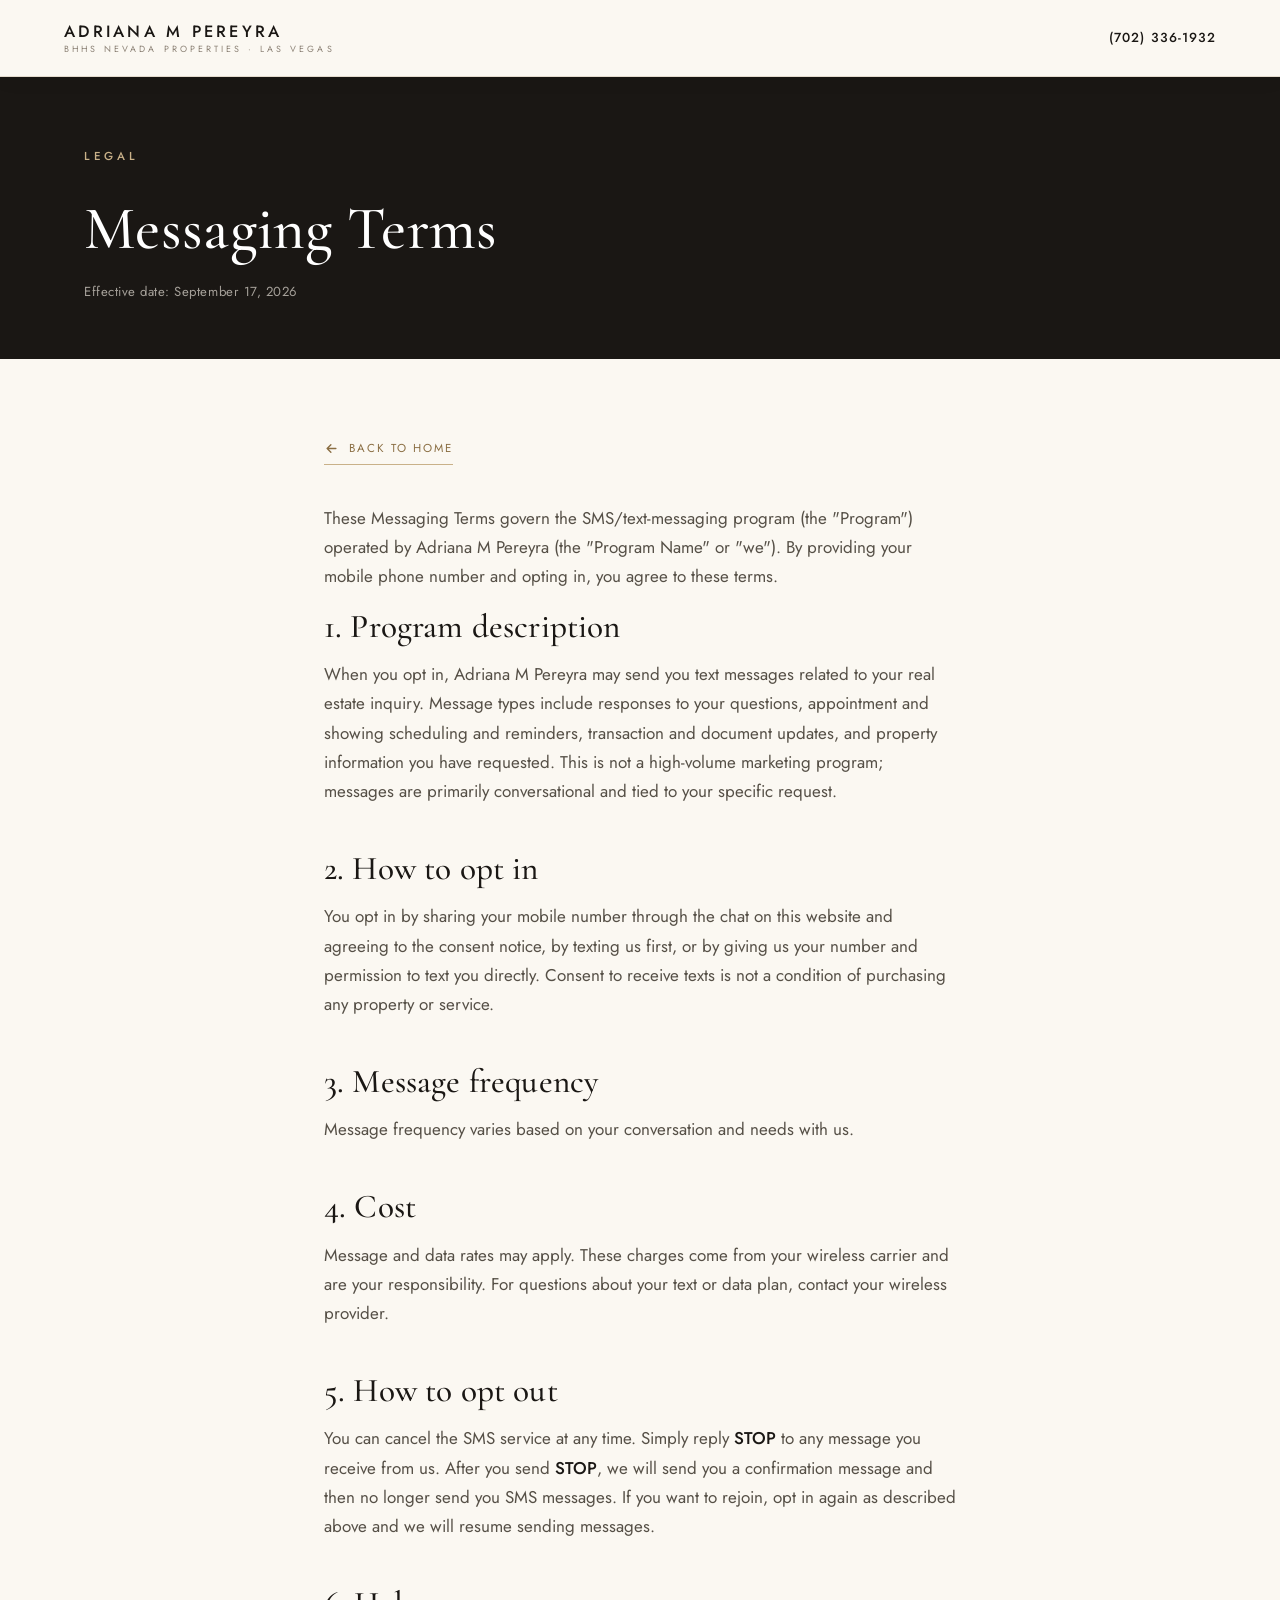
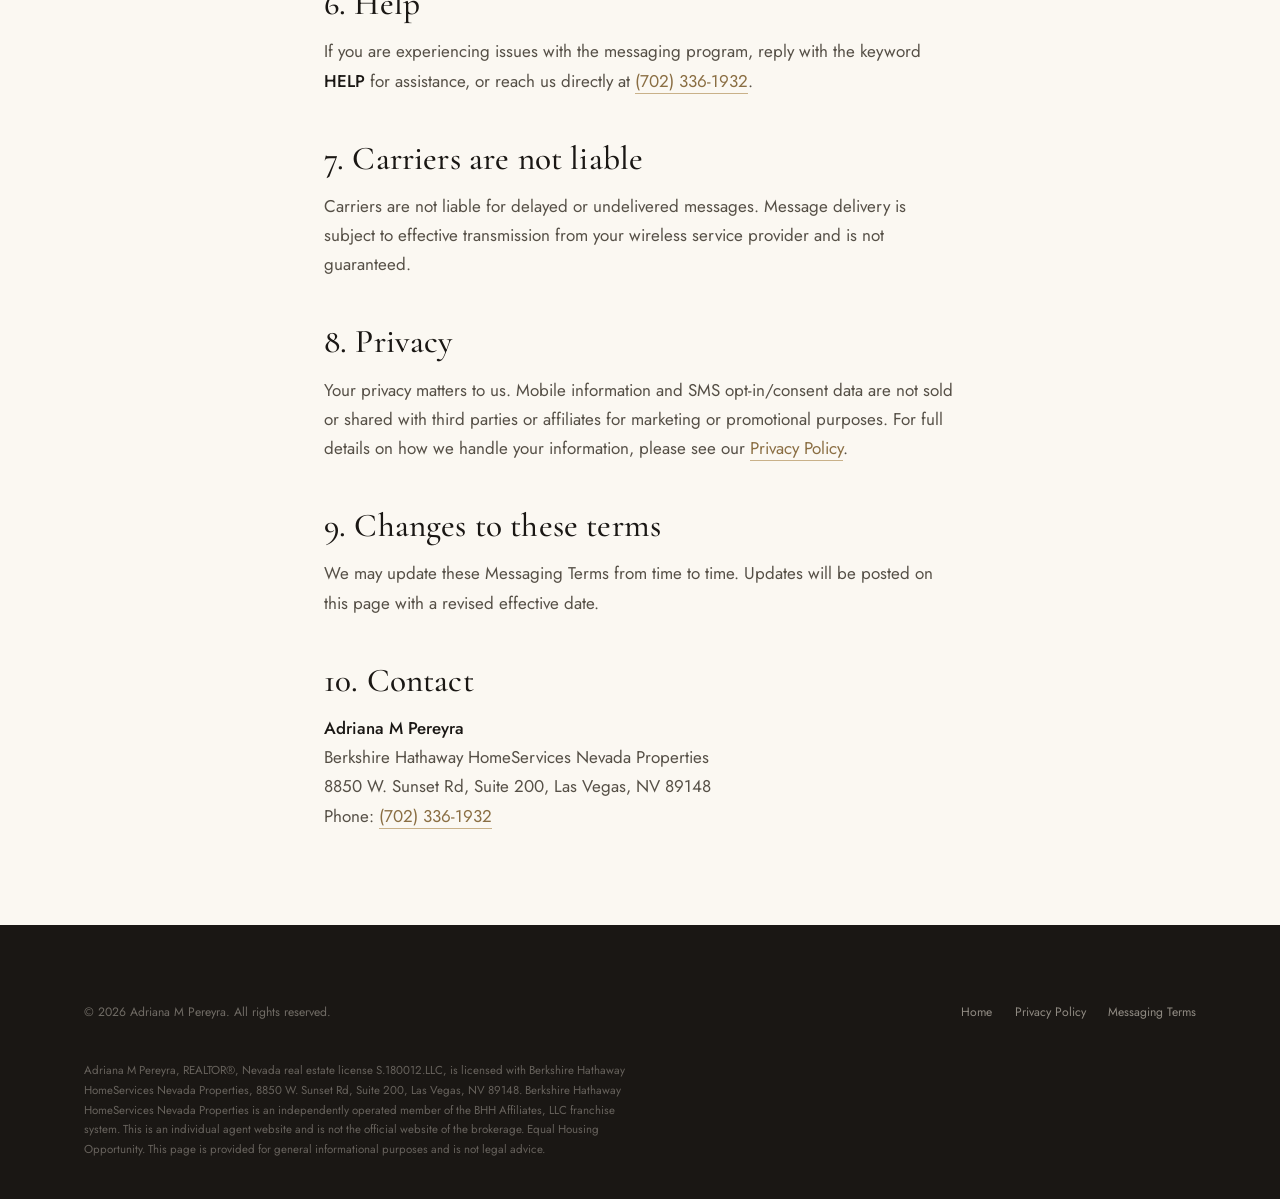
<file: terms.html>
<!DOCTYPE html>
<html lang="en">
<head>
<meta charset="UTF-8">
<meta name="viewport" content="width=device-width, initial-scale=1.0">
<title>Messaging Terms | Adriana M Pereyra</title>
<meta name="description" content="SMS / text messaging terms for the Adriana M Pereyra messaging program.">
<meta name="robots" content="index, follow">
<meta name="theme-color" content="#1A1714">
<meta property="og:type" content="website">
<meta property="og:title" content="Messaging Terms | Adriana M Pereyra">
<meta property="og:description" content="SMS / text messaging terms for the Adriana M Pereyra messaging program.">
<link rel="icon" href="data:image/svg+xml,%3Csvg xmlns='http://www.w3.org/2000/svg' viewBox='0 0 32 32'%3E%3Crect width='32' height='32' fill='%231A1714'/%3E%3Ctext x='16' y='22' font-family='Georgia,serif' font-size='16' fill='%23A98A5C' text-anchor='middle'%3EA%3C/text%3E%3C/svg%3E">
<link rel="preconnect" href="https://fonts.googleapis.com"><link rel="preconnect" href="https://fonts.gstatic.com" crossorigin><link href="https://fonts.googleapis.com/css2?family=Cormorant+Garamond:ital,wght@0,400;0,500;0,600;1,400;1,500;1,600&family=Jost:wght@300;400;500;600&display=swap" rel="stylesheet">
<link rel="stylesheet" href="/styles.css">
</head>
<body class="amp">

<header class="nav scrolled">
  <div class="nav-inner">
    <a class="brand" href="/" aria-label="Adriana M Pereyra home">
      <span class="brand-name">Adriana M Pereyra</span>
      <span class="brand-sub">BHHS Nevada Properties &middot; Las Vegas</span>
    </a>
    <div class="nav-right"><a class="nav-phone" href="tel:+17023361932" style="display:inline">(702) 336-1932</a></div>
  </div>
</header>
<section class="legal-hero">
  <div class="wrap">
    <span class="eyebrow on-dark">Legal</span>
    <h1 style="margin-top:.7rem;">Messaging Terms</h1>
    <p class="eff">Effective date: September 17, 2026</p>
  </div>
</section>

<main class="legal-body wrap">
  <a class="back-link" href="/"><svg viewBox="0 0 24 24" fill="none" stroke="currentColor" stroke-width="2.2" stroke-linecap="round" stroke-linejoin="round"><path d="M19 12H5M11 6l-6 6 6 6"/></svg> Back to home</a>

  <p>These Messaging Terms govern the SMS/text-messaging program (the "Program") operated by Adriana M Pereyra (the "Program Name" or "we"). By providing your mobile phone number and opting in, you agree to these terms.</p>

  <h2>1. Program description</h2>
  <p>When you opt in, Adriana M Pereyra may send you text messages related to your real estate inquiry. Message types include responses to your questions, appointment and showing scheduling and reminders, transaction and document updates, and property information you have requested. This is not a high-volume marketing program; messages are primarily conversational and tied to your specific request.</p>

  <h2>2. How to opt in</h2>
  <p>You opt in by sharing your mobile number through the chat on this website and agreeing to the consent notice, by texting us first, or by giving us your number and permission to text you directly. Consent to receive texts is not a condition of purchasing any property or service.</p>

  <h2>3. Message frequency</h2>
  <p>Message frequency varies based on your conversation and needs with us.</p>

  <h2>4. Cost</h2>
  <p>Message and data rates may apply. These charges come from your wireless carrier and are your responsibility. For questions about your text or data plan, contact your wireless provider.</p>

  <h2>5. How to opt out</h2>
  <p>You can cancel the SMS service at any time. Simply reply <strong>STOP</strong> to any message you receive from us. After you send <strong>STOP</strong>, we will send you a confirmation message and then no longer send you SMS messages. If you want to rejoin, opt in again as described above and we will resume sending messages.</p>

  <h2>6. Help</h2>
  <p>If you are experiencing issues with the messaging program, reply with the keyword <strong>HELP</strong> for assistance, or reach us directly at <a href="tel:+17023361932">(702) 336-1932</a>.</p>

  <h2>7. Carriers are not liable</h2>
  <p>Carriers are not liable for delayed or undelivered messages. Message delivery is subject to effective transmission from your wireless service provider and is not guaranteed.</p>

  <h2>8. Privacy</h2>
  <p>Your privacy matters to us. Mobile information and SMS opt-in/consent data are not sold or shared with third parties or affiliates for marketing or promotional purposes. For full details on how we handle your information, please see our <a href="/privacy">Privacy Policy</a>.</p>

  <h2>9. Changes to these terms</h2>
  <p>We may update these Messaging Terms from time to time. Updates will be posted on this page with a revised effective date.</p>

  <h2>10. Contact</h2>
  <p>
    <strong>Adriana M Pereyra</strong><br>
    Berkshire Hathaway HomeServices Nevada Properties<br>
    8850 W. Sunset Rd, Suite 200, Las Vegas, NV 89148<br>
    Phone: <a href="tel:+17023361932">(702) 336-1932</a>
  </p>
</main>

<footer class="footer">
  <div class="wrap">
    <div class="footer-bottom" style="border-top:none;padding-top:0;">
      <span>&copy; <span class="amp-year">2026</span> Adriana M Pereyra. All rights reserved.</span>
      <span class="legal-links">
        <a href="/">Home</a>
        <a href="/privacy">Privacy Policy</a>
        <a href="/terms">Messaging Terms</a>
      </span>
    </div>
    <p class="disclosure">Adriana M Pereyra, REALTOR&reg;, Nevada real estate license S.180012.LLC, is licensed with Berkshire Hathaway HomeServices Nevada Properties, 8850 W. Sunset Rd, Suite 200, Las Vegas, NV 89148. Berkshire Hathaway HomeServices Nevada Properties is an independently operated member of the BHH Affiliates, LLC franchise system. This is an individual agent website and is not the official website of the brokerage. Equal Housing Opportunity. This page is provided for general informational purposes and is not legal advice.</p>
  </div>
</footer>

<script>
(function(){
  var root = document.querySelector('.amp'); if(!root) return;
  var nav = root.querySelector('#amp-nav');
  if (nav){
    var onScroll = function(){ nav.classList.toggle('scrolled', window.scrollY > 40); };
    onScroll(); window.addEventListener('scroll', onScroll, {passive:true});
  }
  var toggle = root.querySelector('#amp-navToggle'), links = root.querySelector('#amp-navLinks');
  if (toggle && links){
    toggle.addEventListener('click', function(){
      var open = links.classList.toggle('open');
      toggle.setAttribute('aria-expanded', open ? 'true' : 'false');
    });
    links.querySelectorAll('a').forEach(function(a){ a.addEventListener('click', function(){
      links.classList.remove('open'); toggle.setAttribute('aria-expanded','false');
    });});
  }
  root.querySelectorAll('.amp-year').forEach(function(el){ el.textContent = new Date().getFullYear(); });
  var items = root.querySelectorAll('.reveal');
  var showAll = function(){ items.forEach(function(el){ el.classList.add('in'); }); };
  if ('IntersectionObserver' in window){
    var io = new IntersectionObserver(function(entries){
      entries.forEach(function(en){ if(en.isIntersecting){ en.target.classList.add('in'); io.unobserve(en.target); } });
    }, {threshold:.12, rootMargin:'0px 0px -50px 0px'});
    items.forEach(function(el){ io.observe(el); });
    setTimeout(showAll, 4000);   /* failsafe: nothing stays hidden for screenshot bots */
  } else { showAll(); }
})();
</script>
<!-- GoHighLevel / LeadConnector chat widget: the single contact-collection point for this site -->
<script src="https://widgets.leadconnectorhq.com/loader.js" data-resources-url="https://widgets.leadconnectorhq.com/chat-widget/loader.js" data-widget-id="6aa83cbd92551cf580aa1e9b"></script>
</body>
</html>
</file>
<file: styles.css>
/* Adriana M Pereyra | cloned from the approved jasonaguirregroup.us design system */
html,body{margin:0;padding:0}
.amp{overflow-x:clip}
.amp h1, .amp h2, .amp h3, .amp h4, .amp p, .amp li{text-align: inherit; text-transform: none; padding: 0;}
.amp ul{padding: 0;}
.amp a{text-decoration: none;}
.amp .btn, .amp button{border-radius: 0; box-shadow: none; text-decoration: none;}
.amp{--paper: #FBF8F2; --ivory: #F4EFE5; --sand: #EDE6D8; --ink: #1A1714; --char: #242019; --ink-soft: #565047; --stone: #8B8175; --gold: #A98A5C; --gold-deep:#8A6E43; --gold-soft:#C9B189; --line: #E4DBCD; --line-dk: rgba(244,239,229,.16); --white: #FFFFFF; --serif: 'Cormorant Garamond', Georgia, 'Times New Roman', serif; --sans: 'Jost', system-ui, -apple-system, BlinkMacSystemFont, sans-serif; --maxw: 1240px; --gutter: clamp(1.25rem, 5vw, 4rem); --nav-h: 76px; --shadow: 0 18px 50px rgba(26,23,20,.13); --shadow-sm: 0 8px 24px rgba(26,23,20,.08);}
.amp *, .amp *::before, .amp *::after{box-sizing: border-box;}
.amp *{margin: 0;}
html{-webkit-text-size-adjust: 100%; scroll-behavior: smooth;}
.amp{font-family: var(--sans); background: var(--paper); color: var(--ink-soft); font-size: 1.0625rem; font-weight: 400; line-height: 1.72; -webkit-font-smoothing: antialiased; text-rendering: optimizeLegibility;}
.amp img, .amp svg{display: block; max-width: 100%;}
.amp a{color: inherit; text-decoration: none;}
.amp button, .amp input, .amp textarea, .amp select{font: inherit; color: inherit;}
.amp :focus-visible{outline: 2px solid var(--gold); outline-offset: 3px;}
.amp ::selection{background: var(--gold-soft); color: var(--ink);}
.amp h1, .amp h2, .amp h3, .amp h4{font-family: var(--serif); color: var(--ink); font-weight: 500; line-height: 1.06; letter-spacing: .005em;}
.amp h1{font-size: clamp(2.9rem, 6.5vw, 5.6rem); font-weight: 500;}
.amp h2{font-size: clamp(2.1rem, 4.2vw, 3.5rem);}
.amp h3{font-size: clamp(1.4rem, 2vw, 1.7rem);}
.amp p{color: var(--ink-soft);}
.amp em{font-style: italic;}
.amp strong{color: var(--ink); font-weight: 500;}
.amp .eyebrow{font-family: var(--sans); font-size: .72rem; font-weight: 500; letter-spacing: .32em; text-transform: uppercase; color: var(--gold-deep); display: inline-block;}
.amp .eyebrow.on-dark{color: var(--gold-soft);}
.amp .script{font-family: var(--serif); font-style: italic; font-weight: 500; color: var(--gold-deep);}
.amp .wrap{max-width: var(--maxw); margin-inline: auto; padding-inline: var(--gutter);}
.amp .section{padding-block: clamp(4.5rem, 9vw, 8rem);}
.amp .center{text-align: center;}
.amp .lede{font-size: clamp(1.05rem, 1.5vw, 1.2rem); color: var(--ink-soft); line-height: 1.75;}
.amp .section-head{max-width: 640px;}
.amp .section-head.center{margin-inline: auto;}
.amp .section-head .eyebrow{margin-bottom: 1.1rem;}
.amp .section-head h2{margin-bottom: 1.2rem;}
.amp .rule{width: 54px; height: 1px; background: var(--gold); border: 0; margin: 1.4rem 0;}
.amp .rule.center{margin-inline: auto;}
.amp .bg-ivory{background: var(--ivory);}
.amp .bg-sand{background: var(--sand);}
.amp .bg-ink{background: var(--ink); color: #D9D2C7;}
.amp .btn{display: inline-flex; align-items: center; gap: .7rem; font-family: var(--sans); font-size: .76rem; font-weight: 500; letter-spacing: .2em; text-transform: uppercase; padding: 1.05rem 2rem; border: 1px solid var(--ink); background: var(--ink); color: var(--paper); cursor: pointer; transition: background .25s ease, color .25s ease, border-color .25s ease, transform .25s ease;}
.amp .btn:hover{background: transparent; color: var(--ink); transform: translateY(-1px);}
.amp .btn svg{width: 15px; height: 15px;}
.amp .btn-gold{background: var(--gold); border-color: var(--gold); color: #fff;}
.amp .btn-gold:hover{background: transparent; color: var(--gold-deep); border-color: var(--gold);}
.amp .btn-outline{background: transparent; color: var(--ink); border-color: var(--ink);}
.amp .btn-outline:hover{background: var(--ink); color: var(--paper);}
.amp .btn-light{background: transparent; border-color: rgba(255,255,255,.55); color: #fff;}
.amp .btn-light:hover{background: #fff; color: var(--ink); border-color: #fff;}
.amp .btn-solid-light{background: #fff; border-color: #fff; color: var(--ink);}
.amp .btn-solid-light:hover{background: transparent; color: #fff;}
.amp .textlink{font-family: var(--sans); font-size: .76rem; font-weight: 500; letter-spacing: .2em; text-transform: uppercase; color: var(--ink); display: inline-flex; align-items: center; gap: .6rem; padding-bottom: .35rem; border-bottom: 1px solid var(--gold); transition: gap .25s ease, color .25s ease;}
.amp .textlink:hover{gap: .95rem; color: var(--gold-deep);}
.amp .textlink svg{width: 15px; height: 15px;}
.amp .nav{position: fixed; top: 0; left: 0; right: 0; z-index: 100; transition: background .3s ease, box-shadow .3s ease, border-color .3s ease; border-bottom: 1px solid transparent;}
.amp .nav-inner{max-width: var(--maxw); margin-inline: auto; padding: 0 var(--gutter); height: var(--nav-h); display: flex; align-items: center; justify-content: space-between; gap: 1.5rem;}
.amp .brand{display: flex; flex-direction: column; line-height: 1.1;}
.amp .brand-name{font-family: var(--sans); font-weight: 500; font-size: 1.02rem; letter-spacing: .2em; text-transform: uppercase; color: #fff; transition: color .3s ease;}
.amp .brand-sub{font-family: var(--sans); font-size: .56rem; letter-spacing: .34em; text-transform: uppercase; color: rgba(255,255,255,.66); margin-top: 3px; transition: color .3s ease;}
.amp .nav-links{display: flex; align-items: center; gap: 2.2rem;}
.amp .nav-links a{font-family: var(--sans); font-size: .76rem; font-weight: 500; letter-spacing: .16em; text-transform: uppercase; color: rgba(255,255,255,.92); position: relative; padding: .4rem 0; transition: color .25s ease;}
.amp .nav-links a::after{content: ""; position: absolute; left: 0; bottom: 0; width: 0; height: 1px; background: var(--gold-soft); transition: width .28s ease;}
.amp .nav-links a:hover::after, .amp .nav-links a:focus-visible::after{width: 100%;}
.amp .nav-links a.tag{color: var(--gold-soft); letter-spacing: .12em;}
.amp .nav-right{display: flex; align-items: center; gap: 1.6rem;}
.amp .nav-phone{font-family: var(--sans); font-size: .82rem; font-weight: 500; letter-spacing: .08em; color: #fff; transition: color .25s ease; white-space: nowrap;}
.amp .nav-toggle{display: none; background: none; border: 0; padding: .4rem; cursor: pointer; color: #fff;}
.amp .nav-toggle svg{width: 26px; height: 26px;}
.amp .nav.scrolled{background: var(--paper); border-bottom-color: var(--line); box-shadow: 0 2px 20px rgba(26,23,20,.05);}
.amp .nav.scrolled .brand-name, .amp .nav.scrolled .nav-phone{color: var(--ink);}
.amp .nav.scrolled .brand-sub{color: var(--stone);}
.amp .nav.scrolled .nav-links a{color: var(--ink-soft);}
.amp .nav.scrolled .nav-links a:hover{color: var(--ink);}
.amp .nav.scrolled .nav-links a.tag{color: var(--gold-deep);}
.amp .nav.scrolled .nav-toggle{color: var(--ink);}
.amp .hero{position: relative; min-height: 100vh; display: flex; align-items: center; background-color: #221E18; background-image: linear-gradient(180deg, rgba(20,17,14,.55) 0%, rgba(20,17,14,.28) 38%, rgba(20,17,14,.72) 100%), url('https://images.unsplash.com/photo-1512917774080-9991f1c4c750?auto=format&fit=crop&w=1920&q=80'); background-size: cover; background-position: center;}
.amp .hero-inner{max-width: 940px; margin-inline: auto; padding: calc(var(--nav-h) + 2rem) var(--gutter) 4rem; text-align: center; color: #fff; position: relative; z-index: 2;}
.amp .hero .eyebrow{color: var(--gold-soft); margin-bottom: 1.6rem;}
.amp .hero h1{color: #fff; max-width: 16ch; margin-inline: auto;}
.amp .hero h1 em{font-style: italic; color: var(--gold-soft);}
.amp .hero-sub{margin: 1.8rem auto 0; max-width: 50ch; font-size: clamp(1.02rem, 1.5vw, 1.2rem); color: rgba(255,255,255,.9); font-weight: 300;}
.amp .hero-actions{margin-top: 2.6rem; display: flex; flex-wrap: wrap; gap: 1rem; justify-content: center;}
.amp .hero-scroll{position: absolute; bottom: 2rem; left: 50%; transform: translateX(-50%); z-index: 2; color: rgba(255,255,255,.7); font-size: .64rem; letter-spacing: .3em; text-transform: uppercase; display: flex; flex-direction: column; align-items: center; gap: .7rem;}
.amp .hero-scroll .line{width: 1px; height: 42px; background: linear-gradient(rgba(255,255,255,.6), transparent);}
.amp .stats{display: grid; grid-template-columns: repeat(4, 1fr);}
.amp .stat{padding: clamp(2.5rem,5vw,3.5rem) 1.5rem; text-align: center; border-right: 1px solid var(--line-dk);}
.amp .stat:last-child{border-right: 0;}
.amp .stat .figure{font-family: var(--serif); font-weight: 500; font-size: clamp(1.7rem, 2.6vw, 2.4rem); color: #fff; line-height: 1.1;}
.amp .stat .figure .accent{color: var(--gold-soft);}
.amp .stat .label{font-family: var(--sans); font-size: .68rem; letter-spacing: .22em; text-transform: uppercase; color: var(--stone); margin-top: .8rem;}
.amp .split{display: grid; grid-template-columns: 1fr 1fr; gap: clamp(2.5rem, 6vw, 6rem); align-items: center;}
.amp .split.reverse .split-media{order: 2;}
.amp .split-media{position: relative; aspect-ratio: 4/5; background-color: var(--sand); background-size: cover; background-position: center; box-shadow: var(--shadow);}
.amp .split-media.tall{aspect-ratio: 3/4;}
.amp .split-media .tag-float{position: absolute; bottom: 0; left: 0; background: var(--ink); color: var(--paper); padding: 1.3rem 1.6rem; max-width: 78%;}
.amp .split-media .tag-float .q{font-family: var(--serif); font-style: italic; font-size: 1.15rem; line-height: 1.3; color: #fff;}
.amp .split-media .tag-float .by{font-family: var(--sans); font-size: .66rem; letter-spacing: .22em; text-transform: uppercase; color: var(--gold-soft); margin-top: .7rem;}
.amp .split-text p + p{margin-top: 1.1rem;}
.amp .split-text .btn, .amp .split-text .textlink{margin-top: 2rem;}
.amp .listings{display: grid; grid-template-columns: repeat(3, 1fr); gap: 1.6rem; margin-top: 3.2rem;}
.amp .listing{background: var(--paper); border: 1px solid var(--line); transition: transform .3s ease, box-shadow .3s ease;}
.amp .bg-ivory .listing, .amp .bg-sand .listing{background: var(--white);}
.amp .listing:hover{transform: translateY(-5px); box-shadow: var(--shadow);}
.amp .listing-media{position: relative; aspect-ratio: 4/3; background-color: var(--sand); background-size: cover; background-position: center; overflow: hidden;}
.amp .listing-badge{position: absolute; top: 1rem; left: 1rem; background: rgba(26,23,20,.86); color: #fff; font-family: var(--sans); font-size: .6rem; font-weight: 500; letter-spacing: .2em; text-transform: uppercase; padding: .45rem .8rem;}
.amp .listing-badge.coming{background: var(--gold);}
.amp .listing-badge.pending{background: #6E6157;}
.amp .listing-body{padding: 1.5rem 1.5rem 1.7rem;}
.amp .listing-price{font-family: var(--serif); font-weight: 600; font-size: 1.85rem; color: var(--ink); line-height: 1;}
.amp .listing-meta{display: flex; gap: 1.1rem; margin: .9rem 0 1rem; font-family: var(--sans); font-size: .8rem; letter-spacing: .03em; color: var(--ink-soft);}
.amp .listing-meta span{display: flex; align-items: center; gap: .35rem;}
.amp .listing-meta b{color: var(--ink); font-weight: 500;}
.amp .listing-addr{font-family: var(--sans); font-size: .85rem; color: var(--stone); line-height: 1.5; padding-top: 1rem; border-top: 1px solid var(--line);}
.amp .listings-cta{text-align: center; margin-top: 3.2rem;}
.amp .services{display: grid; grid-template-columns: repeat(4, 1fr); gap: 0; margin-top: 3.2rem; border-top: 1px solid var(--line); border-left: 1px solid var(--line);}
.amp .service{padding: 2.4rem 1.8rem; border-right: 1px solid var(--line); border-bottom: 1px solid var(--line); transition: background .3s ease;}
.amp .service:hover{background: var(--paper);}
.amp .bg-ivory .service:hover{background: var(--white);}
.amp .service .num{font-family: var(--serif); font-style: italic; font-size: 1rem; color: var(--gold-deep);}
.amp .service h3{margin: 1rem 0 .7rem;}
.amp .service p{font-size: .92rem; line-height: 1.65;}
.amp .communities{display: grid; grid-template-columns: repeat(3, 1fr); gap: 1.2rem; margin-top: 3.2rem;}
.amp .community{position: relative; aspect-ratio: 5/6; background-color: var(--char); background-size: cover; background-position: center; overflow: hidden; display: flex; align-items: flex-end;}
.amp .community::before{content: ""; position: absolute; inset: 0; background: linear-gradient(180deg, rgba(20,17,14,.05) 30%, rgba(20,17,14,.78) 100%); transition: background .35s ease; z-index: 1;}
.amp .community::after{content: ""; position: absolute; inset: 0; background-size: cover; background-position: center; background-image: inherit; transform: scale(1); transition: transform .6s ease; z-index: 0;}
.amp .community:hover::before{background: linear-gradient(180deg, rgba(20,17,14,.2) 10%, rgba(20,17,14,.82) 100%);}
.amp .community-label{position: relative; z-index: 2; padding: 1.6rem; width: 100%;}
.amp .community-label .name{font-family: var(--serif); font-size: 1.6rem; color: #fff; line-height: 1;}
.amp .community-label .meta{font-family: var(--sans); font-size: .64rem; letter-spacing: .22em; text-transform: uppercase; color: var(--gold-soft); margin-top: .5rem;}
.amp .communities-cta{text-align: center; margin-top: 3rem;}
.amp .path{display: grid; grid-template-columns: repeat(4, 1fr); gap: 2rem; margin-top: 3.4rem;}
.amp .step{position: relative;}
.amp .step .pnum{font-family: var(--serif); font-size: 3.2rem; font-weight: 500; color: var(--gold-soft); line-height: 1;}
.amp .bg-ink .step .pnum{color: var(--gold);}
.amp .step .pdiv{width: 36px; height: 1px; background: var(--gold); margin: 1.1rem 0;}
.amp .step h3{margin-bottom: .6rem;}
.amp .bg-ink .step h3{color: #fff;}
.amp .step p{font-size: .92rem; line-height: 1.65;}
.amp .bg-ink .step p{color: rgba(217,210,199,.78);}
.amp .contact-grid{display: grid; grid-template-columns: .85fr 1.15fr; gap: clamp(2.5rem, 6vw, 5rem); align-items: start;}
.amp .contact-info .rule{margin: 1.4rem 0 1.8rem;}
.amp .contact-list{margin-top: 2.2rem; display: grid; gap: 1.5rem;}
.amp .contact-list .ci{display: flex; gap: 1rem; align-items: flex-start;}
.amp .contact-list .ci .lbl{font-family: var(--sans); font-size: .64rem; letter-spacing: .22em; text-transform: uppercase; color: var(--gold-deep); margin-bottom: .35rem;}
.amp .contact-list .ci .val, .amp .contact-list .ci a{font-family: var(--serif); font-size: 1.3rem; color: var(--ink); line-height: 1.3;}
.amp .contact-list .ci a:hover{color: var(--gold-deep);}
.amp .contact-list .ci .val.sm{font-size: 1.05rem;}
.amp .form-card{background: var(--paper); border: 1px solid var(--line); padding: clamp(1.8rem, 3.5vw, 3rem); box-shadow: var(--shadow-sm);}
.amp .bg-ivory .form-card, .amp .bg-sand .form-card{background: var(--white);}
.amp .form-card .form-eyebrow{margin-bottom: .8rem;}
.amp .form-card h3{font-size: clamp(1.6rem, 2.4vw, 2rem); margin-bottom: .5rem;}
.amp .form-card .form-note{font-size: .92rem; color: var(--stone); margin-bottom: 2rem;}
.amp .field{margin-bottom: 1.4rem;}
.amp .field label{display: block; font-family: var(--sans); font-size: .66rem; letter-spacing: .18em; text-transform: uppercase; color: var(--ink); margin-bottom: .55rem;}
.amp .field label .opt{color: var(--stone);}
.amp .field input, .amp .field textarea{width: 100%; padding: .85rem 0; border: 0; border-bottom: 1px solid var(--line-strong, var(--line)); border-bottom: 1px solid #D8CFBE; background: transparent; color: var(--ink); font-size: 1rem; transition: border-color .2s ease;}
.amp .field input::placeholder, .amp .field textarea::placeholder{color: #B3AB9D;}
.amp .field input:focus, .amp .field textarea:focus{outline: none; border-bottom-color: var(--gold);}
.amp .field textarea{resize: vertical; min-height: 70px;}
.amp .field-row{display: grid; grid-template-columns: 1fr 1fr; gap: 1.6rem;}
.amp .consent-block{margin: 1.8rem 0 1.4rem; padding-top: 1.6rem; border-top: 1px solid var(--line);}
.amp .consent{display: flex; gap: .85rem; align-items: flex-start; margin-bottom: 1rem;}
.amp .consent input[type="checkbox"]{appearance: none; -webkit-appearance: none; width: 19px; height: 19px; flex: none; margin-top: 2px; border: 1.5px solid var(--gold); background: transparent; cursor: pointer; position: relative; transition: background .15s ease;}
.amp .consent input[type="checkbox"]:checked{background: var(--gold);}
.amp .consent input[type="checkbox"]:checked::after{content: ""; position: absolute; left: 5px; top: 1px; width: 6px; height: 11px; border: solid #fff; border-width: 0 2px 2px 0; transform: rotate(45deg);}
.amp .consent input[type="checkbox"]:focus-visible{outline: 2px solid var(--gold); outline-offset: 2px;}
.amp .consent label{font-family: var(--sans); font-size: .82rem; line-height: 1.55; color: var(--ink-soft); cursor: pointer;}
.amp .consent label .lead{color: var(--ink); font-weight: 500;}
.amp .form-fine{font-size: .76rem; color: var(--stone); line-height: 1.6; margin-top: 1.4rem;}
.amp .form-fine a{color: var(--gold-deep); border-bottom: 1px solid var(--gold-soft);}
.amp .form-fine a:hover{color: var(--ink);}
.amp .form-card .btn{width: 100%; justify-content: center; margin-top: .4rem;}
.amp .form-success{display: none; text-align: center; padding: 2rem 1rem;}
.amp .form-success.show{display: block;}
.amp .form-success .mark{width: 56px; height: 56px; border: 1px solid var(--gold); border-radius: 50%; display: grid; place-items: center; margin: 0 auto 1.4rem; color: var(--gold-deep);}
.amp .form-success .mark svg{width: 26px; height: 26px;}
.amp .form-success h3{margin-bottom: .5rem;}
.amp .footer{background: var(--ink); color: rgba(217,210,199,.62); padding-top: clamp(3.5rem, 6vw, 5.5rem);}
.amp .footer .wrap{padding-bottom: 0;}
.amp .footer-top{display: grid; grid-template-columns: 1.5fr 1fr 1fr; gap: 3rem; padding-bottom: 3rem; border-bottom: 1px solid var(--line-dk);}
.amp .footer .brand{margin-bottom: 1.4rem;}
.amp .footer .brand-name{color: #fff;}
.amp .footer .brand-sub{color: var(--gold-soft);}
.amp .footer-blurb{font-size: .92rem; color: rgba(217,210,199,.6); max-width: 36ch; line-height: 1.7;}
.amp .footer-social{display: flex; gap: 1rem; margin-top: 1.6rem;}
.amp .footer-social a{width: 38px; height: 38px; border: 1px solid var(--line-dk); display: grid; place-items: center; color: rgba(217,210,199,.7); transition: border-color .25s ease, color .25s ease;}
.amp .footer-social a:hover{border-color: var(--gold); color: var(--gold-soft);}
.amp .footer-social svg{width: 17px; height: 17px;}
.amp .footer h4{font-family: var(--sans); font-size: .66rem; letter-spacing: .24em; text-transform: uppercase; color: var(--gold-soft); margin-bottom: 1.3rem; font-weight: 500;}
.amp .footer-col a, .amp .footer-col p{display: block; font-family: var(--sans); font-size: .9rem; color: rgba(217,210,199,.68); margin-bottom: .7rem; line-height: 1.5;}
.amp .footer-col a:hover{color: #fff;}
.amp .footer-legal{padding: 2.2rem 0; border-bottom: 1px solid var(--line-dk); display: flex; flex-wrap: wrap; gap: 1rem 2rem; align-items: center; justify-content: center; text-align: center;}
.amp .footer-legal a{font-family: var(--sans); font-size: .74rem; letter-spacing: .04em; color: rgba(217,210,199,.7);}
.amp .footer-legal a:hover{color: var(--gold-soft);}
.amp .footer-bottom{padding: 1.8rem 0 2.4rem; display: flex; flex-wrap: wrap; justify-content: space-between; gap: .8rem;}
.amp .footer-bottom span{font-family: var(--sans); font-size: .76rem; color: rgba(217,210,199,.45);}
.amp .footer-bottom .legal-links{display: flex; gap: 1.4rem;}
.amp .footer-bottom .legal-links a{color: rgba(217,210,199,.62);}
.amp .footer-bottom .legal-links a:hover{color: var(--gold-soft);}
.amp .footer .disclosure{font-size: .72rem; color: rgba(217,210,199,.4); line-height: 1.7; padding-bottom: 2.5rem; max-width: 80ch;}
.amp .legal-hero{background: var(--ink); color: #EFEAE0; padding: calc(var(--nav-h) + clamp(2.5rem,5vw,4rem)) 0 clamp(2.5rem,5vw,3.5rem);}
.amp .legal-hero h1{color: #fff; font-size: clamp(2.4rem,5vw,3.8rem);}
.amp .legal-hero .eyebrow{margin-bottom: 1.2rem;}
.amp .legal-hero .eff{font-family: var(--sans); margin-top: 1.2rem; font-size: .82rem; letter-spacing: .04em; color: rgba(239,234,224,.65);}
.amp .legal-body{max-width: 760px; margin-inline: auto; padding-block: clamp(3.5rem,6vw,5rem);}
.amp .legal-body h2{font-size: clamp(1.6rem,2.6vw,2.1rem); margin: 2.8rem 0 1rem;}
.amp .legal-body h2:first-of-type{margin-top: 0;}
.amp .legal-body h3{margin: 1.8rem 0 .7rem;}
.amp .legal-body p{margin-bottom: 1.1rem;}
.amp .legal-body ul{margin: 0 0 1.3rem 1.3rem;}
.amp .legal-body li{margin-bottom: .55rem;}
.amp .legal-body a{color: var(--gold-deep); border-bottom: 1px solid var(--gold-soft);}
.amp .legal-body a:hover{color: var(--ink);}
.amp .callout{background: var(--ivory); border-left: 2px solid var(--gold); padding: 1.4rem 1.6rem; margin: 1.8rem 0;}
.amp .callout p{margin: 0; color: var(--ink); font-size: 1rem;}
.amp .callout p strong{color: var(--gold-deep);}
.amp .back-link{display: inline-flex; align-items: center; gap: .6rem; font-family: var(--sans); font-size: .72rem; letter-spacing: .18em; text-transform: uppercase; color: var(--ink); margin-bottom: 2.4rem; padding-bottom: .35rem; border-bottom: 1px solid var(--gold);}
.amp .back-link:hover{gap: .9rem; color: var(--gold-deep);}
.amp .back-link svg{width: 15px; height: 15px;}
.amp .reveal{opacity: 0; transform: translateY(22px); transition: opacity .9s cubic-bezier(.2,.7,.3,1), transform .9s cubic-bezier(.2,.7,.3,1);}
.amp .reveal.in{opacity: 1; transform: none;}
@media (prefers-reduced-motion: reduce){html{scroll-behavior: auto;}
.amp .reveal{opacity: 1; transform: none; transition: none;}
.amp *, .amp *::before, .amp *::after{transition: none !important; animation: none !important;}

}
@media (max-width: 1000px){.amp .listings{grid-template-columns: repeat(2, 1fr);}
.amp .communities{grid-template-columns: repeat(2, 1fr);}
.amp .services{grid-template-columns: repeat(2, 1fr);}
.amp .path{grid-template-columns: repeat(2, 1fr); gap: 2.4rem 2rem;}
.amp .stats{grid-template-columns: repeat(2, 1fr);}
.amp .stat:nth-child(2){border-right: 0;}
.amp .stat:nth-child(1), .amp .stat:nth-child(2){border-bottom: 1px solid var(--line-dk);}
.amp .contact-grid{grid-template-columns: 1fr;}
.amp .footer-top{grid-template-columns: 1fr 1fr;}

}
@media (max-width: 760px){.amp .nav-links{display: none;}
.amp .nav-links.open{display: flex; flex-direction: column; align-items: flex-start; gap: 1.4rem; position: absolute; top: var(--nav-h); left: 0; right: 0; background: var(--paper); padding: 1.8rem var(--gutter) 2rem; border-bottom: 1px solid var(--line); box-shadow: var(--shadow-sm);}
.amp .nav-links.open a{color: var(--ink-soft);}
.amp .nav-toggle{display: inline-flex;}
.amp .nav-phone{display: none;}
.amp .split{grid-template-columns: 1fr; gap: 2.5rem;}
.amp .split.reverse .split-media, .amp .split-media{order: -1;}
.amp .split-media{aspect-ratio: 4/3; max-width: 520px; margin-inline: auto; width: 100%;}

}
@media (max-width: 560px){.amp .listings{grid-template-columns: 1fr;}
.amp .communities{grid-template-columns: 1fr;}
.amp .services{grid-template-columns: 1fr;}
.amp .path{grid-template-columns: 1fr;}
.amp .stats{grid-template-columns: 1fr;}
.amp .stat{border-right: 0 !important; border-bottom: 1px solid var(--line-dk);}
.amp .stat:last-child{border-bottom: 0;}
.amp .field-row{grid-template-columns: 1fr;}
.amp .footer-top{grid-template-columns: 1fr; gap: 2.2rem;}
.amp .hero-actions .btn{width: 100%; justify-content: center;}

}
.amp [id]{scroll-margin-top: var(--nav-h);}
.amp .legal-body ul{padding-left: 1.2rem;}
.amp .stat .figure br + .accent{display: inline-block;}
.amp .nav-inner{max-width: 1360px;}
.amp .nav-links{gap: 1.7rem;}
.amp .nav-links a, .amp .nav-phone{white-space: nowrap;}
.amp .portrait-block{justify-self: center; width: 100%; max-width: 440px;}
.amp .split.reverse .portrait-block{order: 2;}
.amp .portrait-quote{margin: 1.5rem 0 0; padding: 0; border: 0; background: none; font-family: var(--serif); font-style: italic; font-weight: 400; font-size: clamp(1.05rem, 1.5vw, 1.25rem); line-height: 1.45; color: var(--ink); text-align: center;}
.amp .split-media.portrait{aspect-ratio: 3/4; max-width: 440px; width: 100%; justify-self: center; background-position: center top;}
.amp .listing-title{font-family: var(--serif); font-weight: 600; font-size: 1.55rem; color: var(--ink); line-height: 1.12;}
.amp .listing-desc{font-family: var(--sans); font-size: .9rem; color: var(--ink-soft); line-height: 1.6; margin-top: .9rem; padding-top: 1rem; border-top: 1px solid var(--line);}
.amp .contact-list .ci .val.xs{font-family: var(--sans); font-size: .82rem; color: var(--stone); letter-spacing: .02em; margin-top: .2rem;}
.amp .footer-legal span{font-family: var(--sans); font-size: .74rem; color: rgba(217,210,199,.5);}
@media (max-width: 1180px){.amp .nav-phone{display: none;}
 }
@media (max-width: 980px){.amp .split.reverse .portrait-block, .amp .portrait-block{order: -1; margin-inline: auto;}
.amp .nav-links{display: none;}
.amp .nav-links.open{display: flex; flex-direction: column; align-items: flex-start; gap: 1.4rem; position: absolute; top: var(--nav-h); left: 0; right: 0; background: var(--paper); padding: 1.8rem var(--gutter) 2rem; border-bottom: 1px solid var(--line); box-shadow: var(--shadow-sm);}
.amp .nav-links.open a{color: var(--ink-soft);}
.amp .nav-toggle{display: inline-flex;}

}
</file>
